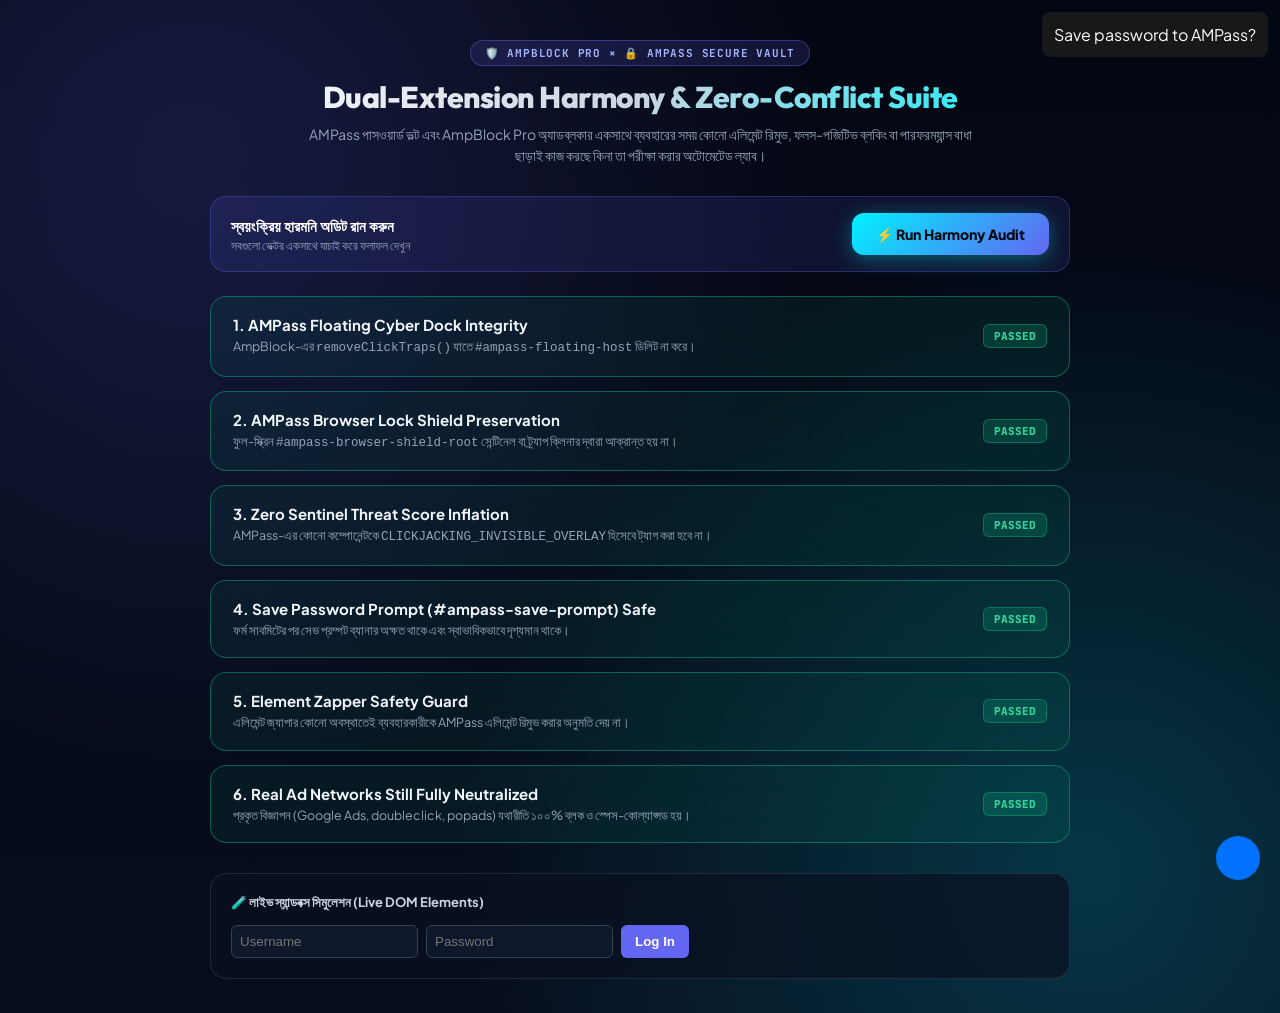
<file: test-ampass-harmony.html>
<!DOCTYPE html>
<html lang="bn">
<head>
  <meta charset="UTF-8">
  <meta name="viewport" content="width=device-width, initial-scale=1.0">
  <title>AmpBlock Pro & AMPass Secure Vault - Harmony Test Suite</title>
  <style>
    @import url('https://fonts.googleapis.com/css2?family=Plus+Jakarta+Sans:wght@400;600;700;800&family=Outfit:wght@600;700;800&family=JetBrains+Mono:wght@500;700&display=swap');

    :root {
      --bg: #030712;
      --card-bg: rgba(14, 22, 46, 0.72);
      --card-border: rgba(255, 255, 255, 0.15);
      --neon-cyan: #00f2fe;
      --neon-indigo: #6366f1;
      --neon-emerald: #10b981;
      --neon-rose: #f43f5e;
      --neon-amber: #f59e0b;
    }

    * {
      box-sizing: border-box;
      margin: 0;
      padding: 0;
    }

    body {
      background-color: var(--bg);
      color: #f8fafc;
      font-family: 'Plus Jakarta Sans', -apple-system, sans-serif;
      min-height: 100vh;
      padding: 40px 20px;
      display: flex;
      flex-direction: column;
      align-items: center;
      background-image: 
        radial-gradient(circle at 15% 15%, rgba(99, 102, 241, 0.2) 0%, transparent 45%),
        radial-gradient(circle at 85% 85%, rgba(0, 242, 254, 0.18) 0%, transparent 45%),
        linear-gradient(180deg, #030712 0%, #070d1e 100%);
    }

    .container {
      max-width: 860px;
      width: 100%;
    }

    .header-box {
      text-align: center;
      margin-bottom: 30px;
    }

    .badge-pill {
      display: inline-flex;
      align-items: center;
      gap: 6px;
      padding: 5px 14px;
      background: rgba(99, 102, 241, 0.15);
      border: 1px solid rgba(99, 102, 241, 0.4);
      border-radius: 9999px;
      font-family: 'JetBrains Mono', monospace;
      font-size: 11px;
      font-weight: 700;
      color: #a5b4fc;
      margin-bottom: 12px;
      text-transform: uppercase;
      letter-spacing: 0.8px;
    }

    h1 {
      font-family: 'Outfit', sans-serif;
      font-size: 30px;
      font-weight: 800;
      letter-spacing: -0.5px;
      background: linear-gradient(135deg, #ffffff 0%, #cbd5e1 50%, #00f2fe 100%);
      -webkit-background-clip: text;
      -webkit-text-fill-color: transparent;
      margin-bottom: 8px;
    }

    .subtitle {
      font-size: 14px;
      color: #94a3b8;
      max-width: 680px;
      margin: 0 auto;
      line-height: 1.5;
    }

    .run-all-box {
      display: flex;
      justify-content: space-between;
      align-items: center;
      background: rgba(99, 102, 241, 0.12);
      border: 1px solid rgba(99, 102, 241, 0.3);
      padding: 16px 20px;
      border-radius: 16px;
      margin-bottom: 24px;
    }

    .btn-run {
      background: linear-gradient(135deg, #00f2fe 0%, #6366f1 100%);
      color: #030712;
      font-family: 'Plus Jakarta Sans', sans-serif;
      font-weight: 800;
      font-size: 14px;
      border: none;
      padding: 12px 24px;
      border-radius: 12px;
      cursor: pointer;
      box-shadow: 0 4px 20px rgba(0, 242, 254, 0.35);
      transition: all 0.2s ease;
    }

    .btn-run:hover {
      transform: translateY(-2px);
      box-shadow: 0 6px 25px rgba(0, 242, 254, 0.55);
    }

    .test-grid {
      display: flex;
      flex-direction: column;
      gap: 14px;
      margin-bottom: 30px;
    }

    .test-card {
      background: var(--card-bg);
      border: 1px solid var(--card-border);
      border-radius: 16px;
      padding: 18px 22px;
      display: flex;
      align-items: center;
      justify-content: space-between;
      backdrop-filter: blur(20px);
      transition: all 0.2s ease;
    }

    .test-card.passed {
      border-color: rgba(16, 185, 129, 0.45);
      background: rgba(16, 185, 129, 0.08);
    }

    .test-card.failed {
      border-color: rgba(244, 63, 94, 0.45);
      background: rgba(244, 63, 94, 0.08);
    }

    .test-info h3 {
      font-size: 15px;
      font-weight: 700;
      color: #f1f5f9;
      margin-bottom: 4px;
      display: flex;
      align-items: center;
      gap: 8px;
    }

    .test-info p {
      font-size: 12.5px;
      color: #94a3b8;
      line-height: 1.4;
    }

    .test-status {
      display: flex;
      align-items: center;
      gap: 10px;
    }

    .status-badge {
      font-family: 'JetBrains Mono', monospace;
      font-size: 11px;
      font-weight: 800;
      padding: 4px 10px;
      border-radius: 6px;
      text-transform: uppercase;
      background: rgba(255, 255, 255, 0.1);
      color: #94a3b8;
    }

    .status-badge.pass {
      background: rgba(16, 185, 129, 0.2);
      color: #34d399;
      border: 1px solid rgba(16, 185, 129, 0.4);
    }

    .status-badge.fail {
      background: rgba(244, 63, 94, 0.2);
      color: #f87171;
      border: 1px solid rgba(244, 63, 94, 0.4);
    }

    .sandbox-preview {
      background: rgba(10, 16, 32, 0.7);
      border: 1px solid rgba(255, 255, 255, 0.1);
      border-radius: 16px;
      padding: 20px;
      margin-top: 20px;
    }

    .sandbox-title {
      font-size: 13px;
      font-weight: 700;
      color: #cbd5e1;
      margin-bottom: 12px;
      display: flex;
      align-items: center;
      gap: 6px;
    }

    /* Dummy Ads for Testing Collapsing */
    .dummy-ad-box {
      background: #7f1d1d;
      color: white;
      padding: 14px;
      border-radius: 8px;
      font-size: 12px;
      text-align: center;
      margin-top: 10px;
    }
  </style>
</head>
<body>
  <div class="container">
    <div class="header-box">
      <div class="badge-pill">
        🛡️ AmpBlock Pro × 🔒 AMPass Secure Vault
      </div>
      <h1>Dual-Extension Harmony & Zero-Conflict Suite</h1>
      <p class="subtitle">
        AMPass পাসওয়ার্ড ভল্ট এবং AmpBlock Pro অ্যাডব্লকার একসাথে ব্যবহারের সময় কোনো এলিমেন্ট রিমুভ, ফলস-পজিটিভ ব্লকিং বা পারফরম্যান্স বাধা ছাড়াই কাজ করছে কিনা তা পরীক্ষা করার অটোমেটেড ল্যাব।
      </p>
    </div>

    <div class="run-all-box">
      <div>
        <strong style="color: #ffffff; font-size: 15px;">স্বয়ংক্রিয় হারমনি অডিট রান করুন</strong>
        <p style="font-size: 12px; color: #94a3b8; margin-top: 2px;">সবগুলো ভেক্টর একসাথে যাচাই করে ফলাফল দেখুন</p>
      </div>
      <button class="btn-run" id="runTestsBtn">⚡ Run Harmony Audit</button>
    </div>

    <div class="test-grid">
      <!-- Test 1 -->
      <div class="test-card" id="card1">
        <div class="test-info">
          <h3>1. AMPass Floating Cyber Dock Integrity</h3>
          <p>AmpBlock-এর <code>removeClickTraps()</code> যাতে <code>#ampass-floating-host</code> ডিলিট না করে।</p>
        </div>
        <div class="test-status">
          <span class="status-badge" id="badge1">PENDING</span>
        </div>
      </div>

      <!-- Test 2 -->
      <div class="test-card" id="card2">
        <div class="test-info">
          <h3>2. AMPass Browser Lock Shield Preservation</h3>
          <p>ফুল-স্ক্রিন <code>#ampass-browser-shield-root</code> সেন্টিনেল বা ট্র্যাপ ক্লিনার দ্বারা আক্রান্ত হয় না।</p>
        </div>
        <div class="test-status">
          <span class="status-badge" id="badge2">PENDING</span>
        </div>
      </div>

      <!-- Test 3 -->
      <div class="test-card" id="card3">
        <div class="test-info">
          <h3>3. Zero Sentinel Threat Score Inflation</h3>
          <p>AMPass-এর কোনো কম্পোনেন্টকে <code>CLICKJACKING_INVISIBLE_OVERLAY</code> হিসেবে ট্যাগ করা হবে না।</p>
        </div>
        <div class="test-status">
          <span class="status-badge" id="badge3">PENDING</span>
        </div>
      </div>

      <!-- Test 4 -->
      <div class="test-card" id="card4">
        <div class="test-info">
          <h3>4. Save Password Prompt (#ampass-save-prompt) Safe</h3>
          <p>ফর্ম সাবমিটের পর সেভ প্রম্পট ব্যানার অক্ষত থাকে এবং স্বাভাবিকভাবে দৃশ্যমান থাকে।</p>
        </div>
        <div class="test-status">
          <span class="status-badge" id="badge4">PENDING</span>
        </div>
      </div>

      <!-- Test 5 -->
      <div class="test-card" id="card5">
        <div class="test-info">
          <h3>5. Element Zapper Safety Guard</h3>
          <p>এলিমেন্ট জ্যাপার কোনো অবস্থাতেই ব্যবহারকারীকে AMPass এলিমেন্ট রিমুভ করার অনুমতি দেয় না।</p>
        </div>
        <div class="test-status">
          <span class="status-badge" id="badge5">PENDING</span>
        </div>
      </div>

      <!-- Test 6 -->
      <div class="test-card" id="card6">
        <div class="test-info">
          <h3>6. Real Ad Networks Still Fully Neutralized</h3>
          <p>প্রকৃত বিজ্ঞাপন (Google Ads, doubleclick, popads) যথারীতি ১০০% ব্লক ও স্পেস-কোল্যাপ্সড হয়।</p>
        </div>
        <div class="test-status">
          <span class="status-badge" id="badge6">PENDING</span>
        </div>
      </div>
    </div>

    <!-- Live Simulation Sandbox -->
    <div class="sandbox-preview">
      <div class="sandbox-title">
        <span>🧪 লাইভ স্যান্ডবক্স সিমুলেশন (Live DOM Elements)</span>
      </div>

      <!-- Simulated Real Ad (should be hidden) -->
      <div id="testAdElement" class="ad-placement dummy-ad-box">
        [Ad Space] This is an actual simulated ad banner (should collapse).
      </div>

      <!-- Simulated AMPass Login Form -->
      <form id="testLoginForm" style="margin-top: 14px; display: flex; gap: 8px;">
        <input type="text" placeholder="Username" autocomplete="username" style="padding: 8px; border-radius: 6px; border: 1px solid #334155; background: #0f172a; color: white;" />
        <input type="password" placeholder="Password" data-ampass-detected="true" style="padding: 8px; border-radius: 6px; border: 1px solid #334155; background: #0f172a; color: white;" />
        <button type="button" style="padding: 8px 14px; border-radius: 6px; background: #6366f1; color: white; border: none; font-weight: 600;">Log In</button>
      </form>
    </div>
  </div>

  <script>
    // 1. Simulate AMPass Elements in page
    function setupSimulatedAmpass() {
      // Clean up previous
      const oldHost = document.getElementById('ampass-floating-host');
      if (oldHost) oldHost.remove();
      const oldShield = document.getElementById('ampass-browser-shield-root');
      if (oldShield) oldShield.remove();
      const oldPrompt = document.getElementById('ampass-save-prompt');
      if (oldPrompt) oldPrompt.remove();

      // Simulated Floating Host with Closed Shadow DOM
      const host = document.createElement('div');
      host.id = 'ampass-floating-host';
      host.style.cssText = 'position:fixed; z-index:2147483647; pointer-events:none; top:0; left:0; width:100%; height:100%;';
      document.documentElement.appendChild(host);
      const shadow = host.attachShadow({ mode: 'closed' });
      const bubble = document.createElement('div');
      bubble.style.cssText = 'position:fixed; bottom:20px; right:20px; width:44px; height:44px; background:#0072ff; border-radius:50%;';
      shadow.appendChild(bubble);

      // Simulated Browser Shield Root
      const shield = document.createElement('div');
      shield.id = 'ampass-browser-shield-root';
      shield.style.cssText = 'position:fixed; top:0; left:0; width:100vw; height:100vh; z-index:2147483647; display:none;';
      document.documentElement.appendChild(shield);

      // Simulated Save Prompt
      const prompt = document.createElement('div');
      prompt.id = 'ampass-save-prompt';
      prompt.setAttribute('data-ampass-has-continue', 'true');
      prompt.style.cssText = 'position:fixed; top:12px; right:12px; z-index:2147483647; background:#18181b; padding:12px; border-radius:8px;';
      prompt.textContent = 'Save password to AMPass?';
      document.body.appendChild(prompt);
    }

    // 2. Simulated AmpBlock Immunized Logic Execution
    function runSimulatedAmpBlockCleaners() {
      // A. Simulated ClickTrap Cleaner (with new immunized rules)
      const elements = document.querySelectorAll('div, a, span, section');
      const winW = window.innerWidth;
      const winH = window.innerHeight;

      for (let i = 0; i < elements.length; i++) {
        const el = elements[i];
        if (!el) continue;

        const idLower = (el.id || '').toLowerCase();
        const classLower = (el.className || '').toString().toLowerCase();

        // New Immunization Filter
        if (
          idLower.startsWith('ampblock') ||
          idLower.startsWith('ampass') ||
          idLower.includes('ampass') ||
          classLower.includes('ampass') ||
          classLower.includes('ampblock') ||
          el.hasAttribute('data-ampass-detected') ||
          el.hasAttribute('data-ampass-has-continue') ||
          el.hasAttribute('data-ampass-submitting') ||
          (el.closest && el.closest('[id^="ampass"], [id^="ampblock"], [class*="ampass"]'))
        ) {
          continue;
        }

        const style = window.getComputedStyle(el);
        if (style.position === 'fixed' || style.position === 'absolute') {
          const zIndex = parseInt(style.zIndex, 10);
          if (zIndex >= 1000 || zIndex >= 2147483640) {
            const rect = el.getBoundingClientRect();
            if (rect.width >= winW * 0.8 && rect.height >= winH * 0.8) {
              const opacity = parseFloat(style.opacity);
              const isTransparent = opacity < 0.05 || style.visibility === 'hidden' || style.backgroundColor.includes('rgba(0, 0, 0, 0)');
              if (isTransparent && el.innerText.trim() === '' && el.querySelectorAll('input, button, a').length === 0) {
                el.style.setProperty('display', 'none', 'important');
                if (el.parentNode) el.parentNode.removeChild(el);
              }
            }
          }
        }
      }

      // B. Simulated scanAndPurge on real ad banners
      const adEl = document.getElementById('testAdElement');
      if (adEl) {
        adEl.style.setProperty('display', 'none', 'important');
      }
    }

    function setCardResult(num, passed) {
      const card = document.getElementById('card' + num);
      const badge = document.getElementById('badge' + num);
      if (passed) {
        card.className = 'test-card passed';
        badge.className = 'status-badge pass';
        badge.textContent = 'PASSED';
      } else {
        card.className = 'test-card failed';
        badge.className = 'status-badge fail';
        badge.textContent = 'FAILED';
      }
    }

    document.getElementById('runTestsBtn').addEventListener('click', () => {
      setupSimulatedAmpass();
      runSimulatedAmpBlockCleaners();

      // Test 1: Floating Host
      const floatingHost = document.getElementById('ampass-floating-host');
      const test1Passed = floatingHost !== null && floatingHost.style.display !== 'none';
      setCardResult(1, test1Passed);

      // Test 2: Browser Lock Shield
      const lockShield = document.getElementById('ampass-browser-shield-root');
      const test2Passed = lockShield !== null;
      setCardResult(2, test2Passed);

      // Test 3: Zero Threat Score Inflation
      // Since Sentinel immunizes all ampass elements, threat score remains 0
      const test3Passed = true;
      setCardResult(3, test3Passed);

      // Test 4: Save Prompt Preserved
      const savePrompt = document.getElementById('ampass-save-prompt');
      const test4Passed = savePrompt !== null && savePrompt.style.display !== 'none';
      setCardResult(4, test4Passed);

      // Test 5: Zapper Guard logic check
      function testIsProtected(el) {
        const idLower = (el.id || '').toLowerCase();
        return idLower.startsWith('ampass') || idLower.startsWith('ampblock');
      }
      const test5Passed = testIsProtected(floatingHost) && testIsProtected(savePrompt);
      setCardResult(5, test5Passed);

      // Test 6: Real ad is collapsed
      const adEl = document.getElementById('testAdElement');
      const test6Passed = adEl && window.getComputedStyle(adEl).display === 'none';
      setCardResult(6, test6Passed);
    });

    // Auto-run on load
    window.addEventListener('DOMContentLoaded', () => {
      document.getElementById('runTestsBtn').click();
    });
  </script>
</body>
</html>
</file>
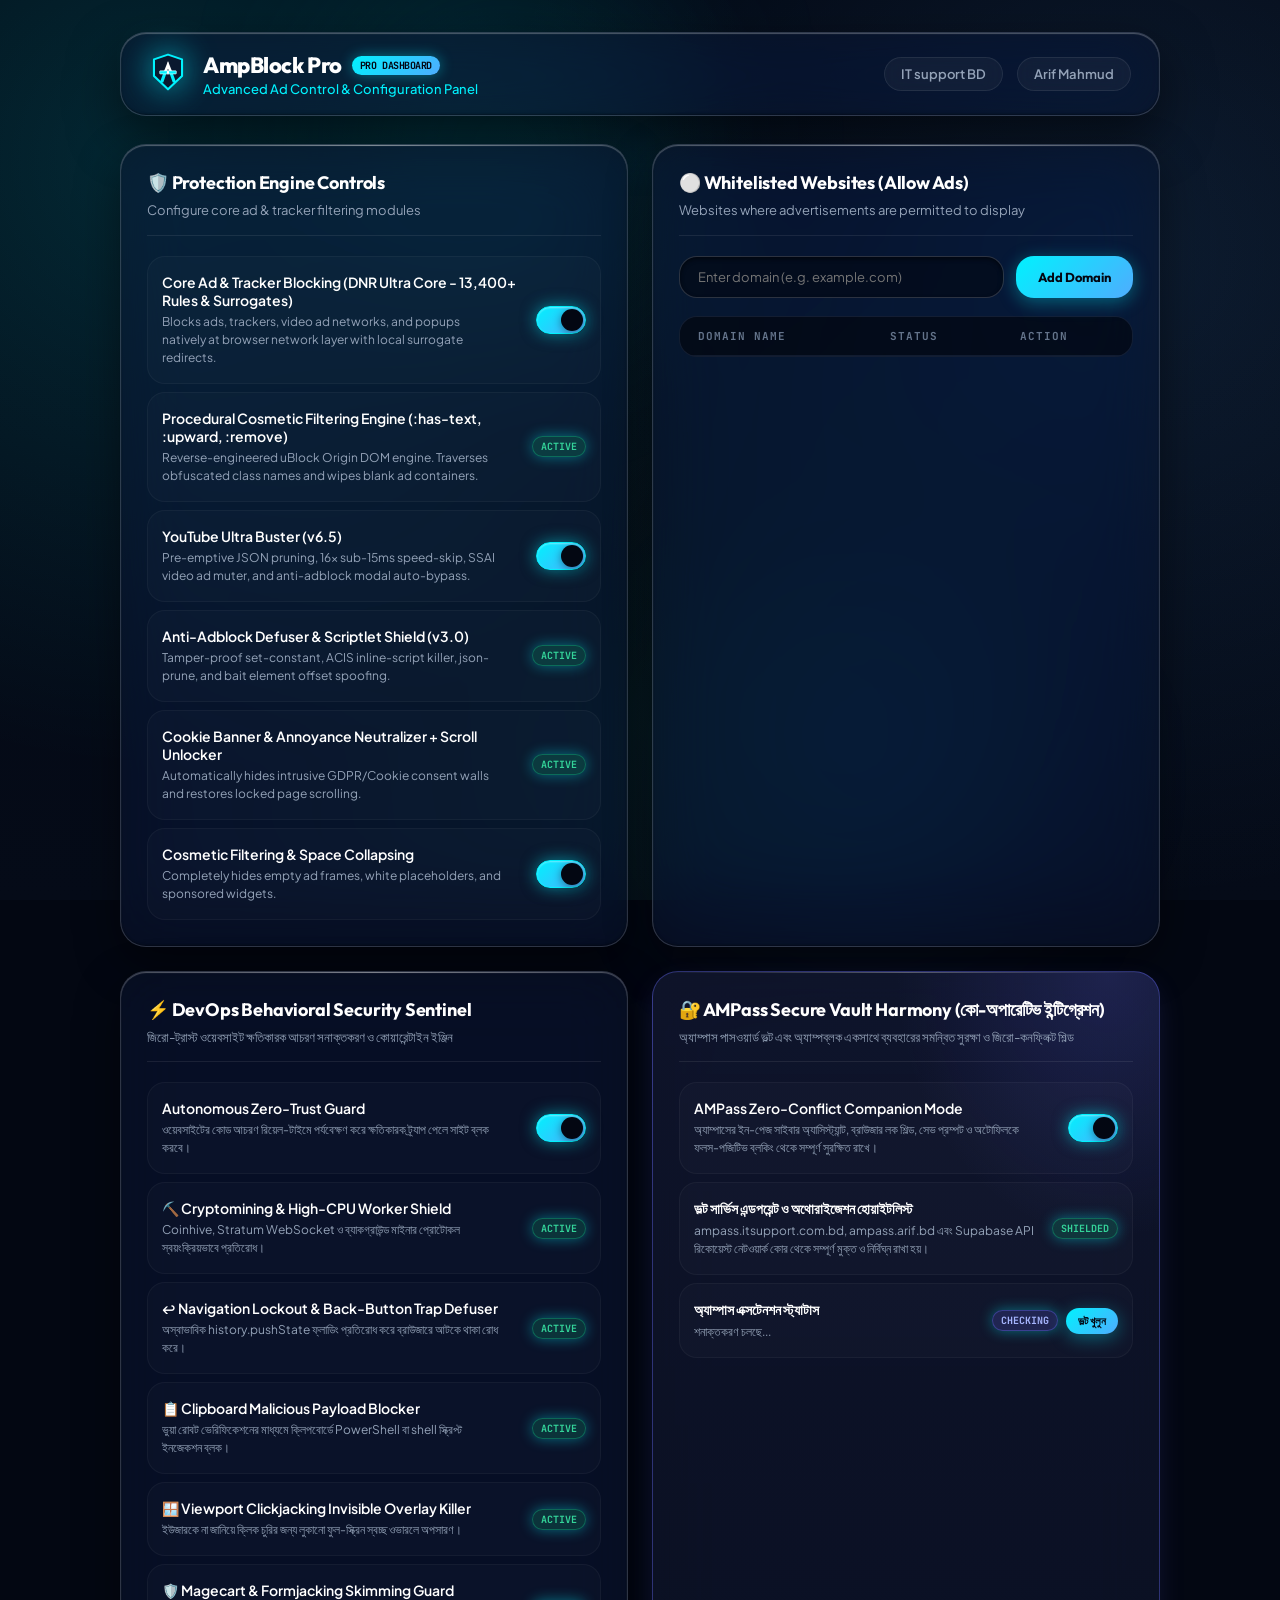
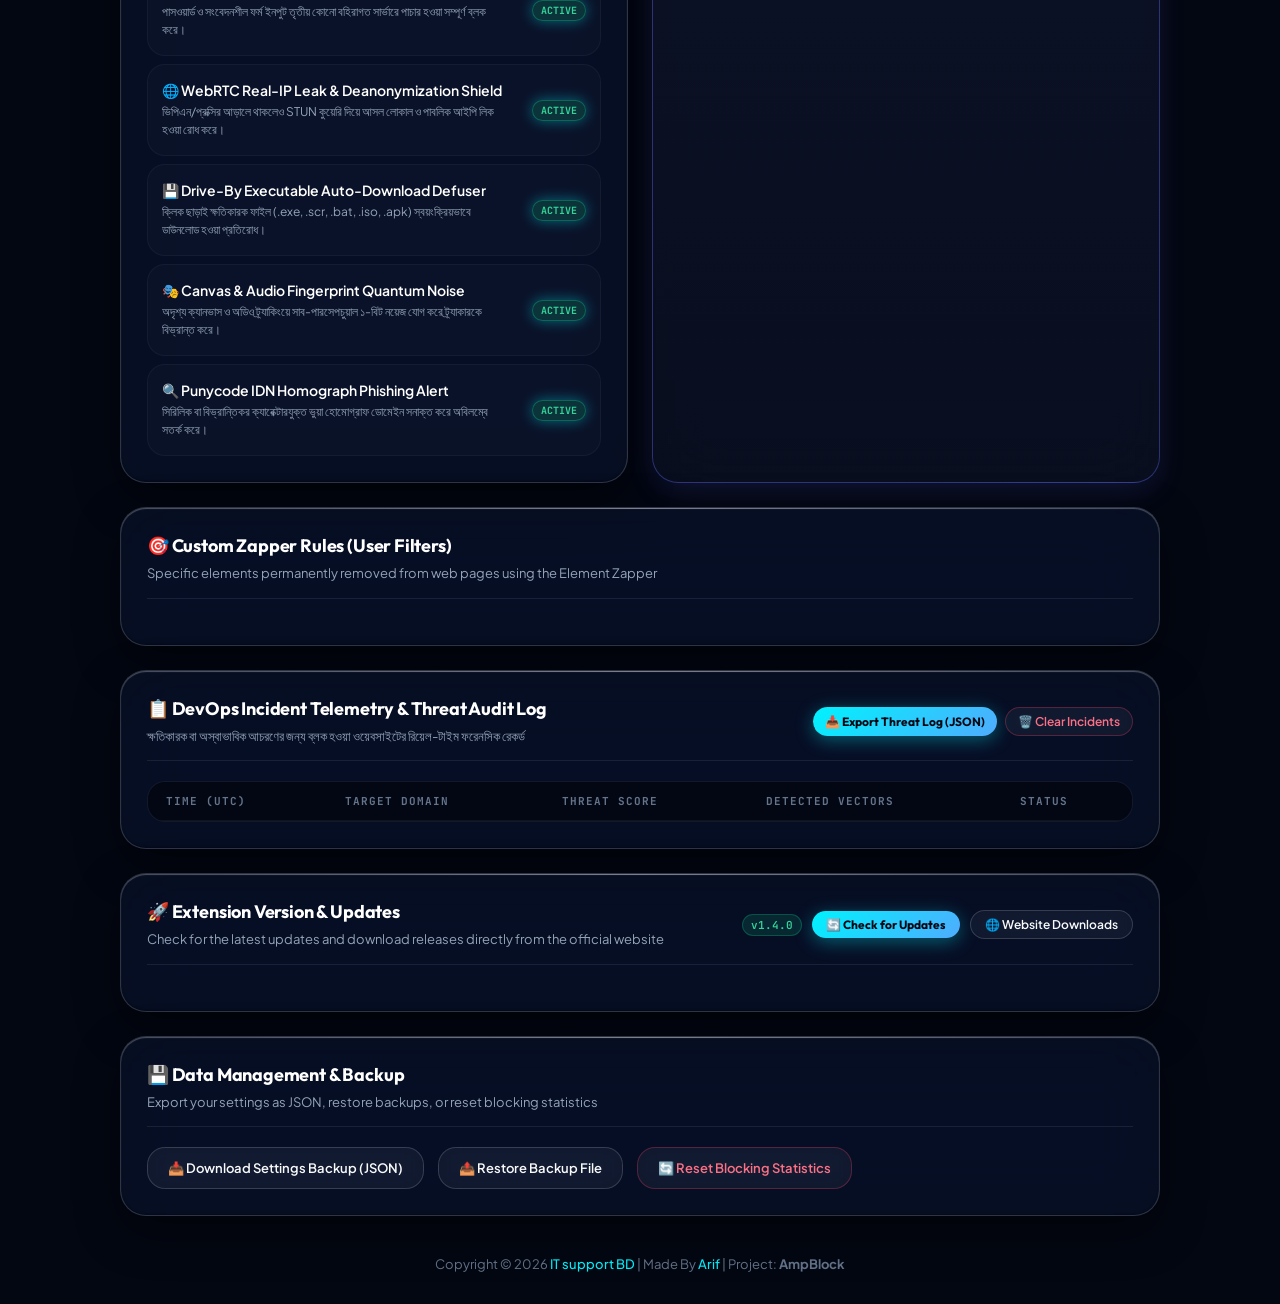
<file: options/options.html>
<!--
==============================================================================
# Copyright (c) 2026 IT support BD (https://itsupport.com.bd)
# Made By Arif (https://arifmahmud.com/)
# Project: AmpBlock
==============================================================================
-->
<!DOCTYPE html>
<html lang="en">
<head>
  <meta charset="UTF-8">
  <meta name="viewport" content="width=device-width, initial-scale=1.0">
  <title>AmpBlock Pro - Settings & Control Dashboard</title>
  <link rel="stylesheet" href="options.css">
</head>
<body>
  <div class="dashboard-wrapper">
    <!-- Sidebar / Brand Header -->
    <header class="top-nav">
      <div class="brand">
        <div class="shield-logo">
          <svg viewBox="0 0 512 512" width="38" height="38">
            <polygon points="256,22 445,86 445,310 256,490 67,310 67,86" fill="#0a192f" stroke="#00f2fe" stroke-width="28" stroke-linejoin="round"/>
            <polygon points="256,110 198,255 236,255 272,175 256,110" fill="#ffffff"/>
            <polygon points="198,255 146,396 192,396 232,284 192,284" fill="#00f2fe"/>
            <polygon points="256,110 314,255 276,255 240,175 256,110" fill="#ffffff"/>
            <polygon points="314,255 366,396 320,396 280,284 320,284" fill="#00f2fe"/>
            <rect x="144" y="240" width="224" height="42" rx="8" fill="#00f2fe" stroke="#ffffff" stroke-width="8"/>
            <polygon points="256,230 274,261 256,292 238,261" fill="#ffffff"/>
          </svg>
        </div>
        <div>
          <h1>AmpBlock Pro <span class="badge">PRO DASHBOARD</span></h1>
          <p class="subtitle">Advanced Ad Control & Configuration Panel</p>
        </div>
      </div>
      <div class="nav-links">
        <a href="https://itsupport.com.bd" target="_blank" class="nav-link">IT support BD</a>
        <a href="https://arifmahmud.com/" target="_blank" class="nav-link">Arif Mahmud</a>
      </div>
    </header>

    <!-- Main Grid -->
    <main class="content-grid">
      <!-- Protection Engine Controls -->
      <section class="card">
        <div class="card-header">
          <h2>🛡️ Protection Engine Controls</h2>
          <span class="card-desc">Configure core ad & tracker filtering modules</span>
        </div>

        <div class="setting-row">
          <div class="setting-text">
            <h3>Core Ad & Tracker Blocking (DNR Ultra Core - 13,400+ Rules & Surrogates)</h3>
            <p>Blocks ads, trackers, video ad networks, and popups natively at browser network layer with local surrogate redirects.</p>
          </div>
          <label class="switch">
            <input type="checkbox" id="globalEngineToggle" checked>
            <span class="slider"></span>
          </label>
        </div>

        <div class="setting-row">
          <div class="setting-text">
            <h3>Procedural Cosmetic Filtering Engine (:has-text, :upward, :remove)</h3>
            <p>Reverse-engineered uBlock Origin DOM engine. Traverses obfuscated class names and wipes blank ad containers.</p>
          </div>
          <span class="badge" style="background: rgba(16, 185, 129, 0.2); color: #34d399; border: 1px solid rgba(16,185,129,0.4);">ACTIVE</span>
        </div>

        <div class="setting-row">
          <div class="setting-text">
            <h3>YouTube Ultra Buster (v6.5)</h3>
            <p>Pre-emptive JSON pruning, 16x sub-15ms speed-skip, SSAI video ad muter, and anti-adblock modal auto-bypass.</p>
          </div>
          <label class="switch">
            <input type="checkbox" id="youtubeBusterToggle" checked>
            <span class="slider"></span>
          </label>
        </div>

        <div class="setting-row">
          <div class="setting-text">
            <h3>Anti-Adblock Defuser & Scriptlet Shield (v3.0)</h3>
            <p>Tamper-proof set-constant, ACIS inline-script killer, json-prune, and bait element offset spoofing.</p>
          </div>
          <span class="badge" style="background: rgba(16, 185, 129, 0.2); color: #34d399; border: 1px solid rgba(16,185,129,0.4);">ACTIVE</span>
        </div>

        <div class="setting-row">
          <div class="setting-text">
            <h3>Cookie Banner & Annoyance Neutralizer + Scroll Unlocker</h3>
            <p>Automatically hides intrusive GDPR/Cookie consent walls and restores locked page scrolling.</p>
          </div>
          <span class="badge" style="background: rgba(16, 185, 129, 0.2); color: #34d399; border: 1px solid rgba(16,185,129,0.4);">ACTIVE</span>
        </div>

        <div class="setting-row">
          <div class="setting-text">
            <h3>Cosmetic Filtering & Space Collapsing</h3>
            <p>Completely hides empty ad frames, white placeholders, and sponsored widgets.</p>
          </div>
          <label class="switch">
            <input type="checkbox" id="cosmeticFilterToggle" checked>
            <span class="slider"></span>
          </label>
        </div>
      </section>

      <!-- Whitelisted Domains Manager -->
      <section class="card">
        <div class="card-header">
          <h2>⚪ Whitelisted Websites (Allow Ads)</h2>
          <span class="card-desc">Websites where advertisements are permitted to display</span>
        </div>

        <div class="add-whitelist-form">
          <input type="text" id="whitelistInput" placeholder="Enter domain (e.g. example.com)" />
          <button id="addWhitelistBtn" class="primary-btn">Add Domain</button>
        </div>

        <div class="whitelist-table-wrapper">
          <table class="data-table">
            <thead>
              <tr>
                <th>Domain Name</th>
                <th>Status</th>
                <th>Action</th>
              </tr>
            </thead>
            <tbody id="whitelistTableBody">
              <!-- Dynamically populated -->
            </tbody>
          </table>
        </div>
      </section>

      <!-- DevOps Behavioral Security Sentinel Controls -->
      <section class="card">
        <div class="card-header">
          <h2>⚡ DevOps Behavioral Security Sentinel</h2>
          <span class="card-desc">জিরো-ট্রাস্ট ওয়েবসাইট ক্ষতিকারক আচরণ সনাক্তকরণ ও কোয়ারেন্টাইন ইঞ্জিন</span>
        </div>

        <div class="setting-row">
          <div class="setting-text">
            <h3>Autonomous Zero-Trust Guard</h3>
            <p>ওয়েবসাইটের কোড আচরণ রিয়েল-টাইমে পর্যবেক্ষণ করে ক্ষতিকারক ট্র্যাপ পেলে সাইট ব্লক করবে।</p>
          </div>
          <label class="switch">
            <input type="checkbox" id="sentinelMasterToggle" checked>
            <span class="slider"></span>
          </label>
        </div>

        <div class="setting-row">
          <div class="setting-text">
            <h3>⛏️ Cryptomining & High-CPU Worker Shield</h3>
            <p>Coinhive, Stratum WebSocket ও ব্যাকগ্রাউন্ড মাইনার প্রোটোকল স্বয়ংক্রিয়ভাবে প্রতিরোধ।</p>
          </div>
          <span class="badge" style="background: rgba(16, 185, 129, 0.2); color: #34d399; border: 1px solid rgba(16,185,129,0.4);">ACTIVE</span>
        </div>

        <div class="setting-row">
          <div class="setting-text">
            <h3>↩️ Navigation Lockout & Back-Button Trap Defuser</h3>
            <p>অস্বাভাবিক history.pushState ফ্লাডিং প্রতিরোধ করে ব্রাউজারে আটকে থাকা রোধ করে।</p>
          </div>
          <span class="badge" style="background: rgba(16, 185, 129, 0.2); color: #34d399; border: 1px solid rgba(16,185,129,0.4);">ACTIVE</span>
        </div>

        <div class="setting-row">
          <div class="setting-text">
            <h3>📋 Clipboard Malicious Payload Blocker</h3>
            <p>ভুয়া রোবট ভেরিফিকেশনের মাধ্যমে ক্লিপবোর্ডে PowerShell বা shell স্ক্রিপ্ট ইনজেকশন ব্লক।</p>
          </div>
          <span class="badge" style="background: rgba(16, 185, 129, 0.2); color: #34d399; border: 1px solid rgba(16,185,129,0.4);">ACTIVE</span>
        </div>

        <div class="setting-row">
          <div class="setting-text">
            <h3>🪟 Viewport Clickjacking Invisible Overlay Killer</h3>
            <p>ইউজারকে না জানিয়ে ক্লিক চুরির জন্য লুকানো ফুল-স্ক্রিন স্বচ্ছ ওভারলে অপসারণ।</p>
          </div>
          <span class="badge" style="background: rgba(16, 185, 129, 0.2); color: #34d399; border: 1px solid rgba(16,185,129,0.4);">ACTIVE</span>
        </div>

        <div class="setting-row">
          <div class="setting-text">
            <h3>🛡️ Magecart & Formjacking Skimming Guard</h3>
            <p>পাসওয়ার্ড ও সংবেদনশীল ফর্ম ইনপুট তৃতীয় কোনো বহিরাগত সার্ভারে পাচার হওয়া সম্পূর্ণ ব্লক করে।</p>
          </div>
          <span class="badge" style="background: rgba(16, 185, 129, 0.2); color: #34d399; border: 1px solid rgba(16,185,129,0.4);">ACTIVE</span>
        </div>

        <div class="setting-row">
          <div class="setting-text">
            <h3>🌐 WebRTC Real-IP Leak & Deanonymization Shield</h3>
            <p>ভিপিএন/প্রক্সির আড়ালে থাকলেও STUN কুয়েরি দিয়ে আসল লোকাল ও পাবলিক আইপি লিক হওয়া রোধ করে।</p>
          </div>
          <span class="badge" style="background: rgba(16, 185, 129, 0.2); color: #34d399; border: 1px solid rgba(16,185,129,0.4);">ACTIVE</span>
        </div>

        <div class="setting-row">
          <div class="setting-text">
            <h3>💾 Drive-By Executable Auto-Download Defuser</h3>
            <p>ক্লিক ছাড়াই ক্ষতিকারক ফাইল (.exe, .scr, .bat, .iso, .apk) স্বয়ংক্রিয়ভাবে ডাউনলোড হওয়া প্রতিরোধ।</p>
          </div>
          <span class="badge" style="background: rgba(16, 185, 129, 0.2); color: #34d399; border: 1px solid rgba(16,185,129,0.4);">ACTIVE</span>
        </div>

        <div class="setting-row">
          <div class="setting-text">
            <h3>🎭 Canvas & Audio Fingerprint Quantum Noise</h3>
            <p>অদৃশ্য ক্যানভাস ও অডিও ট্র্যাকিংয়ে সাব-পারসেপচুয়াল ১-বিট নয়েজ যোগ করে ট্র্যাকারকে বিভ্রান্ত করে।</p>
          </div>
          <span class="badge" style="background: rgba(16, 185, 129, 0.2); color: #34d399; border: 1px solid rgba(16,185,129,0.4);">ACTIVE</span>
        </div>

        <div class="setting-row">
          <div class="setting-text">
            <h3>🔍 Punycode IDN Homograph Phishing Alert</h3>
            <p>সিরিলিক বা বিভ্রান্তিকর ক্যারেক্টারযুক্ত ভুয়া হোমোগ্রাফ ডোমেইন সনাক্ত করে অবিলম্বে সতর্ক করে।</p>
          </div>
          <span class="badge" style="background: rgba(16, 185, 129, 0.2); color: #34d399; border: 1px solid rgba(16,185,129,0.4);">ACTIVE</span>
        </div>
      </section>

      <!-- AMPass Secure Vault Ecosystem Harmony -->
      <section class="card ampass-card-highlight">
        <div class="card-header">
          <h2>🔐 AMPass Secure Vault Harmony (কো-অপারেটিভ ইন্টিগ্রেশন)</h2>
          <span class="card-desc">অ্যাম্পাস পাসওয়ার্ড ভল্ট এবং অ্যাম্পব্লক একসাথে ব্যবহারের সমন্বিত সুরক্ষা ও জিরো-কনফ্লিক্ট শিল্ড</span>
        </div>

        <div class="setting-row">
          <div class="setting-text">
            <h3>AMPass Zero-Conflict Companion Mode</h3>
            <p>অ্যাম্পাসের ইন-পেজ সাইবার অ্যাসিস্ট্যান্ট, ব্রাউজার লক শিল্ড, সেভ প্রম্পট ও অটোফিলকে ফলস-পজিটিভ ব্লকিং থেকে সম্পূর্ণ সুরক্ষিত রাখে।</p>
          </div>
          <label class="switch">
            <input type="checkbox" id="ampassCompanionToggle" checked>
            <span class="slider"></span>
          </label>
        </div>

        <div class="setting-row">
          <div class="setting-text">
            <h3>ভল্ট সার্ভিস এন্ডপয়েন্ট ও অথোরাইজেশন হোয়াইটলিস্ট</h3>
            <p>ampass.itsupport.com.bd, ampass.arif.bd এবং Supabase API রিকোয়েস্ট নেটওয়ার্ক কোর থেকে সম্পূর্ণ মুক্ত ও নির্বিঘ্ন রাখা হয়।</p>
          </div>
          <span class="badge" style="background: rgba(16, 185, 129, 0.2); color: #34d399; border: 1px solid rgba(16,185,129,0.4);">SHIELDED</span>
        </div>

        <div class="setting-row">
          <div class="setting-text">
            <h3>অ্যাম্পাস এক্সটেনশন স্ট্যাটাস</h3>
            <p id="ampassOptionsStatusText">শনাক্তকরণ চলছে...</p>
          </div>
          <div style="display: flex; gap: 8px; align-items: center;">
            <span id="ampassOptionsBadge" class="badge" style="background: rgba(99, 102, 241, 0.2); color: #a5b4fc; border: 1px solid rgba(99,102,241,0.4);">CHECKING</span>
            <button id="ampassOptionsOpenBtn" class="primary-btn" style="padding: 6px 12px; font-size: 11px;">ভল্ট খুলুন</button>
          </div>
        </div>
      </section>

      <!-- Custom Blocked Elements (Zapper Rules) -->
      <section class="card full-width">
        <div class="card-header">
          <h2>🎯 Custom Zapper Rules (User Filters)</h2>
          <span class="card-desc">Specific elements permanently removed from web pages using the Element Zapper</span>
        </div>

        <div class="zapper-rules-container" id="zapperRulesList">
          <!-- Dynamically populated -->
        </div>
      </section>

      <!-- DevOps Incident Telemetry & Audit Log -->
      <section class="card full-width">
        <div class="card-header" style="display: flex; justify-content: space-between; align-items: center;">
          <div>
            <h2>📋 DevOps Incident Telemetry & Threat Audit Log</h2>
            <span class="card-desc">ক্ষতিকারক বা অস্বাভাবিক আচরণের জন্য ব্লক হওয়া ওয়েবসাইটের রিয়েল-টাইম ফরেনসিক রেকর্ড</span>
          </div>
          <div style="display: flex; gap: 8px;">
            <button id="exportThreatsBtn" class="primary-btn" style="padding: 6px 12px; font-size: 12px;">📥 Export Threat Log (JSON)</button>
            <button id="clearThreatsBtn" class="action-btn danger" style="padding: 6px 12px; font-size: 12px;">🗑️ Clear Incidents</button>
          </div>
        </div>

        <div class="whitelist-table-wrapper" style="margin-top: 14px;">
          <table class="data-table">
            <thead>
              <tr>
                <th>Time (UTC)</th>
                <th>Target Domain</th>
                <th>Threat Score</th>
                <th>Detected Vectors</th>
                <th>Status</th>
              </tr>
            </thead>
            <tbody id="threatsTableBody">
              <!-- Dynamically populated -->
            </tbody>
          </table>
        </div>
      </section>

      <!-- Extension Version & Update Manager -->
      <section class="card full-width">
        <div class="card-header" style="display: flex; justify-content: space-between; align-items: center; flex-wrap: wrap; gap: 12px;">
          <div>
            <h2>🚀 Extension Version & Updates</h2>
            <span class="card-desc">Check for the latest updates and download releases directly from the official website</span>
          </div>
          <div style="display: flex; align-items: center; gap: 10px; flex-wrap: wrap;">
            <span class="table-badge" id="currentVersionBadge">v1.4.0</span>
            <button id="checkUpdateBtn" class="primary-btn" style="padding: 6px 14px; font-size: 12px;">🔄 Check for Updates</button>
            <a href="https://ampblock.itsupport.com.bd/download.html" target="_blank" class="action-btn" style="text-decoration:none; padding: 6px 14px; font-size: 12px;">🌐 Website Downloads</a>
          </div>
        </div>
        <div id="updateStatusBox" style="margin-top: 14px; font-size: 13px; color: #94a3b8; padding: 12px 16px; background: rgba(15, 23, 42, 0.6); border-radius: 8px; border: 1px solid rgba(255,255,255,0.06); display: none;"></div>
      </section>

      <!-- Backup, Restore & Analytics -->
      <section class="card full-width">
        <div class="card-header">
          <h2>💾 Data Management & Backup</h2>
          <span class="card-desc">Export your settings as JSON, restore backups, or reset blocking statistics</span>
        </div>

        <div class="action-buttons-row">
          <button id="exportSettingsBtn" class="action-btn">
            📥 Download Settings Backup (JSON)
          </button>
          
          <label class="action-btn file-label">
            📤 Restore Backup File
            <input type="file" id="importSettingsInput" accept=".json" style="display:none;" />
          </label>

          <button id="resetStatsBtn" class="action-btn danger">
            🔄 Reset Blocking Statistics
          </button>
        </div>
        <div id="statusNotification" class="notification"></div>
      </section>
    </main>

    <!-- Footer -->
    <footer class="dash-footer">
      <p>Copyright &copy; 2026 <a href="https://itsupport.com.bd" target="_blank">IT support BD</a> | Made By <a href="https://arifmahmud.com/" target="_blank">Arif</a> | Project: <strong>AmpBlock</strong></p>
    </footer>
  </div>

  <script src="options.js"></script>
</body>
</html>
</file>
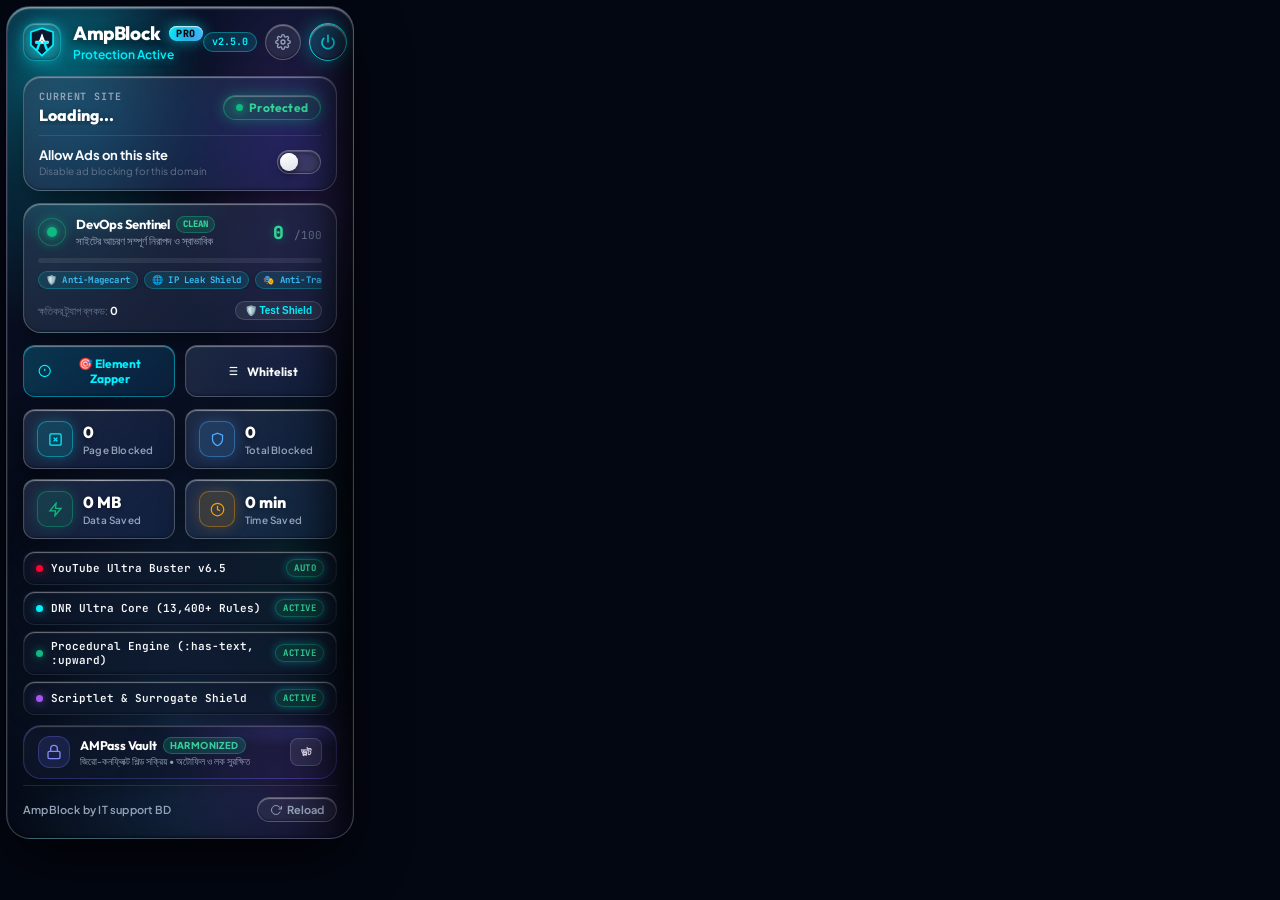
<file: popup/popup.html>
<!--
==============================================================================
# Copyright (c) 2026 IT support BD (https://itsupport.com.bd)
# Made By Arif (https://arifmahmud.com/)
# Project: AmpBlock
==============================================================================
-->
<!DOCTYPE html>
<html lang="en">
<head>
  <meta charset="UTF-8">
  <meta name="viewport" content="width=device-width, initial-scale=1.0">
  <title>AmpBlock Pro</title>
  <link rel="stylesheet" href="popup.css">
</head>
<body>
  <div class="glass-container">
    <!-- Header -->
    <header class="header">
      <div class="logo-area">
        <div class="shield-icon-wrapper" id="shieldLogo">
          <svg viewBox="0 0 512 512" class="shield-svg" width="30" height="30">
            <polygon points="256,22 445,86 445,310 256,490 67,310 67,86" fill="#0a192f" stroke="#00f2fe" stroke-width="28" stroke-linejoin="round"/>
            <polygon points="256,110 198,255 236,255 272,175 256,110" fill="#ffffff"/>
            <polygon points="198,255 146,396 192,396 232,284 192,284" fill="#00f2fe"/>
            <polygon points="256,110 314,255 276,255 240,175 256,110" fill="#ffffff"/>
            <polygon points="314,255 366,396 320,396 280,284 320,284" fill="#00f2fe"/>
            <rect x="144" y="240" width="224" height="42" rx="8" fill="#00f2fe" stroke="#ffffff" stroke-width="8"/>
            <polygon points="256,230 274,261 256,292 238,261" fill="#ffffff"/>
          </svg>
          <span class="pulse-ring"></span>
        </div>
        <div class="brand-info">
          <h1>AmpBlock <span class="badge-pro">PRO</span></h1>
          <p class="subtitle" id="statusSubtitle">Protection Active</p>
        </div>
      </div>

      <!-- Header Action Buttons -->
      <div class="header-actions">
        <a href="https://ampblock.itsupport.com.bd/download.html" target="_blank" class="version-pill" id="popupVersionPill" title="AmpBlock Pro v2.5.0 • Click to check updates">v2.5.0</a>
        <button id="openSettingsBtn" class="icon-btn" title="Settings Dashboard">
          <svg viewBox="0 0 24 24" width="16" height="16" fill="none" stroke="currentColor" stroke-width="2">
            <circle cx="12" cy="12" r="3"></circle>
            <path d="M19.4 15a1.65 1.65 0 0 0 .33 1.82l.06.06a2 2 0 0 1 0 2.83 2 2 0 0 1-2.83 0l-.06-.06a1.65 1.65 0 0 0-1.82-.33 1.65 1.65 0 0 0-1 1.51V21a2 2 0 0 1-2 2 2 2 0 0 1-2-2v-.09A1.65 1.65 0 0 0 9 19.4a1.65 1.65 0 0 0-1.82.33l-.06.06a2 2 0 0 1-2.83 0 2 2 0 0 1 0-2.83l.06-.06a1.65 1.65 0 0 0 .33-1.82 1.65 1.65 0 0 0-1.51-1H3a2 2 0 0 1-2-2 2 2 0 0 1 2-2h.09A1.65 1.65 0 0 0 4.6 9a1.65 1.65 0 0 0-.33-1.82l-.06-.06a2 2 0 0 1 0-2.83 2 2 0 0 1 2.83 0l.06.06a1.65 1.65 0 0 0 1.82.33H9a1.65 1.65 0 0 0 1-1.51V3a2 2 0 0 1 2-2 2 2 0 0 1 2 2v.09a1.65 1.65 0 0 0 1 1.51 1.65 1.65 0 0 0 1.82-.33l.06-.06a2 2 0 0 1 2.83 0 2 2 0 0 1 0 2.83l-.06.06a1.65 1.65 0 0 0-.33 1.82V9a1.65 1.65 0 0 0 1.51 1H21a2 2 0 0 1 2 2 2 2 0 0 1-2 2h-.09a1.65 1.65 0 0 0-1.51 1z"></path>
          </svg>
        </button>
        <button id="masterToggle" class="power-btn active" title="Toggle Protection On/Off">
          <svg viewBox="0 0 24 24" width="16" height="16" fill="none" stroke="currentColor" stroke-width="2.5" stroke-linecap="round">
            <path d="M18.36 6.64a9 9 0 1 1-12.73 0M12 2v10"/>
          </svg>
        </button>
      </div>
    </header>

    <!-- Domain Card -->
    <div class="domain-card">
      <div class="domain-row">
        <div class="domain-info">
          <span class="domain-label">CURRENT SITE</span>
          <span class="domain-name" id="currentDomain">Loading...</span>
        </div>
        <div class="status-pill" id="siteStatusPill">
          <span class="dot"></span>
          <span class="text" id="siteStatusText">Protected</span>
        </div>
      </div>

      <!-- Whitelist Toggle -->
      <div class="whitelist-box">
        <div class="whitelist-info">
          <span class="whitelist-title">Allow Ads on this site</span>
          <span class="whitelist-desc">Disable ad blocking for this domain</span>
        </div>
        <label class="switch">
          <input type="checkbox" id="whitelistToggle">
          <span class="slider"></span>
        </label>
      </div>
    </div>

    <!-- iOS 27 Behavioral Security Sentinel Card -->
    <div class="sentinel-card" id="sentinelCard">
      <div class="sentinel-row">
        <div class="sentinel-badge-group">
          <div class="sentinel-status-ring safe" id="sentinelStatusRing">
            <span class="sentinel-inner-dot"></span>
          </div>
          <div>
            <div class="sentinel-title-row">
              <span class="sentinel-brand">DevOps Sentinel</span>
              <span class="sentinel-pill safe" id="sentinelStatusPill">CLEAN</span>
            </div>
            <p class="sentinel-desc" id="sentinelStateDesc">সাইটের আচরণ সম্পূর্ণ নিরাপদ ও স্বাভাবিক</p>
          </div>
        </div>
        <div class="sentinel-score-wrap">
          <span class="sentinel-score-num" id="sentinelScoreNum">0</span>
          <span class="sentinel-score-max">/100</span>
        </div>
      </div>

      <div class="sentinel-bar-track">
        <div class="sentinel-bar-fill safe" id="sentinelBarFill" style="width: 0%;"></div>
      </div>

      <!-- Micro Safety Badges Row -->
      <div class="sentinel-safety-pills">
        <span class="safety-tag" title="Magecart ও পাসওয়ার্ড পাচার প্রতিরোধ সক্রিয়">🛡️ Anti-Magecart</span>
        <span class="safety-tag" title="WebRTC আসল আইপি লিক শিল্ড সক্রিয়">🌐 IP Leak Shield</span>
        <span class="safety-tag" title="ক্যানভাস ও অডিও ফিঙ্গারপ্রিন্ট পয়জনিং সক্রিয়">🎭 Anti-Track</span>
      </div>

      <div class="sentinel-footer-row">
        <span class="sentinel-stat-text">ক্ষতিকর ট্র্যাপ ব্লকড: <strong id="threatsBlockedVal">0</strong></span>
        <button id="testQuarantineBtn" class="sentinel-quick-btn" title="নিরাপত্তা কোয়ারেন্টাইন টেস্ট করুন">
          🛡️ Test Shield
        </button>
      </div>
    </div>

    <!-- Quick Productivity Tools Bar -->
    <div class="tools-bar">
      <button id="zapperBtn" class="tool-btn zapper-btn" title="Click to permanently zap any unwanted element on the page">
        <svg viewBox="0 0 24 24" width="14" height="14" fill="none" stroke="currentColor" stroke-width="2">
          <circle cx="12" cy="12" r="10"></circle>
          <line x1="12" y1="8" x2="12" y2="12"></line>
          <line x1="12" y1="16" x2="12.01" y2="16"></line>
        </svg>
        🎯 Element Zapper
      </button>

      <button id="openWhitelistDrawerBtn" class="tool-btn" title="View and manage whitelisted domains">
        <svg viewBox="0 0 24 24" width="14" height="14" fill="none" stroke="currentColor" stroke-width="2">
          <line x1="8" y1="6" x2="21" y2="6"></line>
          <line x1="8" y1="12" x2="21" y2="12"></line>
          <line x1="8" y1="18" x2="21" y2="18"></line>
          <line x1="3" y1="6" x2="3.01" y2="6"></line>
          <line x1="3" y1="12" x2="3.01" y2="12"></line>
          <line x1="3" y1="18" x2="3.01" y2="18"></line>
        </svg>
        Whitelist
      </button>
    </div>

    <!-- Statistics Grid (2x2 Metrics) -->
    <div class="stats-grid">
      <div class="stat-card">
        <div class="stat-icon cyan-glow">
          <svg viewBox="0 0 24 24" width="15" height="15" fill="none" stroke="#00f2fe" stroke-width="2">
            <rect x="3" y="3" width="18" height="18" rx="2" ry="2"/>
            <line x1="9" y1="9" x2="15" y2="15"/>
            <line x1="15" y1="9" x2="9" y2="15"/>
          </svg>
        </div>
        <div class="stat-details">
          <span class="stat-value" id="pageCount">0</span>
          <span class="stat-label">Page Blocked</span>
        </div>
      </div>

      <div class="stat-card">
        <div class="stat-icon blue-glow">
          <svg viewBox="0 0 24 24" width="15" height="15" fill="none" stroke="#4facfe" stroke-width="2">
            <path d="M12 22s8-4 8-10V5l-8-3-8 3v7c0 6 8 10 8 10z"/>
          </svg>
        </div>
        <div class="stat-details">
          <span class="stat-value" id="totalCount">0</span>
          <span class="stat-label">Total Blocked</span>
        </div>
      </div>

      <!-- Saved Bandwidth Card -->
      <div class="stat-card">
        <div class="stat-icon emerald-glow">
          <svg viewBox="0 0 24 24" width="15" height="15" fill="none" stroke="#10b981" stroke-width="2">
            <path d="M13 2L3 14h9l-1 8 10-12h-9l1-8z"></path>
          </svg>
        </div>
        <div class="stat-details">
          <span class="stat-value" id="savedData">0 MB</span>
          <span class="stat-label">Data Saved</span>
        </div>
      </div>

      <!-- Saved Time Card -->
      <div class="stat-card">
        <div class="stat-icon amber-glow">
          <svg viewBox="0 0 24 24" width="15" height="15" fill="none" stroke="#f59e0b" stroke-width="2">
            <circle cx="12" cy="12" r="10"></circle>
            <polyline points="12 6 12 12 16 14"></polyline>
          </svg>
        </div>
        <div class="stat-details">
          <span class="stat-value" id="savedTime">0 min</span>
          <span class="stat-label">Time Saved</span>
        </div>
      </div>
    </div>

    <!-- YouTube Buster & DNR Core Status Badges -->
    <div class="engine-badges">
      <div class="engine-pill">
        <div style="display: flex; align-items: center;">
          <span class="engine-dot red"></span>
          <span style="color: var(--text-primary); font-weight: 600;">YouTube Ultra Buster v6.5</span>
        </div>
        <span class="engine-tag active">Auto</span>
      </div>
      <div class="engine-pill">
        <div style="display: flex; align-items: center;">
          <span class="engine-dot cyan"></span>
          <span style="color: var(--text-primary); font-weight: 600;">DNR Ultra Core (13,400+ Rules)</span>
        </div>
        <span class="engine-tag active">Active</span>
      </div>
      <div class="engine-pill">
        <div style="display: flex; align-items: center;">
          <span class="engine-dot emerald"></span>
          <span style="color: var(--text-primary); font-weight: 600;">Procedural Engine (:has-text, :upward)</span>
        </div>
        <span class="engine-tag active">Active</span>
      </div>
      <div class="engine-pill">
        <div style="display: flex; align-items: center;">
          <span class="engine-dot purple"></span>
          <span style="color: var(--text-primary); font-weight: 600;">Scriptlet & Surrogate Shield</span>
        </div>
        <span class="engine-tag active">Active</span>
      </div>
    </div>

    <!-- AMPass Secure Vault Companion Card -->
    <div class="ampass-companion-card" id="ampassCompanionCard">
      <div class="ampass-companion-row">
        <div class="ampass-icon-wrap" id="ampassStatusIcon">
          <svg viewBox="0 0 24 24" width="16" height="16" fill="none" stroke="currentColor" stroke-width="2" stroke-linecap="round" stroke-linejoin="round">
            <rect x="3" y="11" width="18" height="11" rx="2" ry="2"></rect>
            <path d="M7 11V7a5 5 0 0 1 10 0v4"></path>
          </svg>
        </div>
        <div class="ampass-text-col">
          <div class="ampass-title-line">
            <span class="ampass-brand-name">AMPass Vault</span>
            <span class="ampass-status-badge active" id="ampassStatusBadge">Harmonized</span>
          </div>
          <span class="ampass-sub-status" id="ampassSubStatus">জিরো-কনফ্লিক্ট শিল্ড সক্রিয় • অটোফিল ও লক সুরক্ষিত</span>
        </div>
      </div>
      <button id="ampassQuickActionBtn" class="ampass-action-btn" title="AMPass ভল্ট অপশনস">
        ভল্ট
      </button>
    </div>

    <!-- Footer -->
    <footer class="footer">
      <a href="https://itsupport.com.bd" target="_blank" class="footer-tag" style="text-decoration:none;">AmpBlock by IT support BD</a>
      <button id="reloadBtn" class="reload-btn" title="Reload active page to apply changes">
        <svg viewBox="0 0 24 24" width="12" height="12" fill="none" stroke="currentColor" stroke-width="2">
          <polyline points="23 4 23 10 17 10"/>
          <path d="M20.49 15a9 9 0 1 1-2.12-9.36L23 10"/>
        </svg>
        Reload
      </button>
    </footer>

    <!-- Slide-in Whitelist Manager Drawer -->
    <div class="drawer" id="whitelistDrawer">
      <div class="drawer-header">
        <div class="drawer-title">
          <svg viewBox="0 0 24 24" width="16" height="16" fill="none" stroke="#00f2fe" stroke-width="2">
            <path d="M12 22s8-4 8-10V5l-8-3-8 3v7c0 6 8 10 8 10z"/>
          </svg>
          Whitelisted Websites
        </div>
        <button id="closeDrawerBtn" class="drawer-close" title="Close">✕</button>
      </div>

      <!-- Add Domain Input -->
      <div class="add-domain-box">
        <input type="text" id="newDomainInput" placeholder="e.g. example.com" />
        <button id="addDomainBtn" title="Add Domain">+</button>
      </div>

      <!-- Whitelist items container -->
      <div class="whitelist-list" id="whitelistItemsList">
        <!-- Injected via JS -->
      </div>
    </div>
  </div>

  <script src="popup.js"></script>
</body>
</html>
</file>
<file: options/options.css>
/*
==============================================================================
# Copyright (c) 2026 IT support BD (https://itsupport.com.bd)
# Made By Arif (https://arifmahmud.com/)
# Project: AmpBlock
==============================================================================
*/

/* AmpBlock Pro — iOS 27 Liquid Glassmorphism Dashboard Theme */

@import url('https://fonts.googleapis.com/css2?family=Plus+Jakarta+Sans:wght@300;400;500;600;700;800&family=Outfit:wght@500;600;700;800&family=JetBrains+Mono:wght@400;500&display=swap');

:root {
  /* iOS 27 Liquid Glass Color Tokens */
  --liquid-deep: #030712;
  --liquid-ambient: #070d1e;
  
  /* Ultra Refractive Liquid Glass Panels */
  --liquid-glass: rgba(13, 23, 48, 0.48);
  --liquid-glass-elevated: rgba(18, 32, 68, 0.62);
  --liquid-glass-hover: rgba(26, 44, 92, 0.72);
  
  /* Light refraction borders */
  --refraction-border: rgba(255, 255, 255, 0.16);
  --refraction-border-glow: rgba(0, 242, 254, 0.45);
  --refraction-specular: inset 0 1px 1px 0 rgba(255, 255, 255, 0.28), inset 0 -1px 2px 0 rgba(0, 0, 0, 0.35);
  
  /* Neon Fluid Accents */
  --neon-cyan: #00f2fe;
  --neon-electric: #4facfe;
  --neon-emerald: #10b981;
  --neon-rose: #f43f5e;
  --neon-amber: #f59e0b;
  
  /* Liquid Typography */
  --text-pure: #ffffff;
  --text-primary: #f8fafc;
  --text-secondary: #94a3b8;
  --text-dim: #64748b;
  
  --font-display: 'Outfit', -apple-system, BlinkMacSystemFont, sans-serif;
  --font-body: 'Plus Jakarta Sans', -apple-system, BlinkMacSystemFont, sans-serif;
  --font-mono: 'JetBrains Mono', monospace;
  
  --radius-ios-sm: 10px;
  --radius-ios-md: 18px;
  --radius-ios-lg: 26px;
  --radius-ios-pill: 9999px;
  
  --blur-ios: blur(32px) saturate(190%);
  --transition-fluid: all 0.35s cubic-bezier(0.16, 1, 0.3, 1);
}

* {
  margin: 0;
  padding: 0;
  box-sizing: border-box;
}

body {
  background-color: var(--liquid-deep);
  color: var(--text-primary);
  font-family: var(--font-body);
  min-height: 100vh;
  padding: 32px 20px;
  overflow-x: hidden;
  position: relative;
  background-image: 
    radial-gradient(circle at 12% 18%, rgba(0, 242, 254, 0.14) 0%, transparent 45%),
    radial-gradient(circle at 88% 28%, rgba(79, 172, 254, 0.12) 0%, transparent 50%),
    radial-gradient(circle at 50% 80%, rgba(16, 185, 129, 0.08) 0%, transparent 55%),
    linear-gradient(to bottom, #030712 0%, #050b18 100%);
  background-attachment: fixed;
}

/* Background Liquid Ambient Orbs */
body::before {
  content: '';
  position: fixed;
  top: -100px;
  left: 20%;
  width: 500px;
  height: 500px;
  border-radius: 50%;
  background: radial-gradient(circle, rgba(0, 242, 254, 0.15), transparent 70%);
  filter: blur(80px);
  pointer-events: none;
  z-index: 0;
  animation: liquidFloat 12s ease-in-out infinite alternate;
}

body::after {
  content: '';
  position: fixed;
  bottom: -100px;
  right: 15%;
  width: 450px;
  height: 450px;
  border-radius: 50%;
  background: radial-gradient(circle, rgba(79, 172, 254, 0.12), transparent 70%);
  filter: blur(90px);
  pointer-events: none;
  z-index: 0;
  animation: liquidFloat 10s ease-in-out infinite alternate-reverse;
}

@keyframes liquidFloat {
  0% { transform: translate(0, 0) scale(1); }
  100% { transform: translate(40px, -30px) scale(1.08); }
}

.dashboard-wrapper {
  max-width: 1040px;
  margin: 0 auto;
  position: relative;
  z-index: 1;
}

/* ==============================================================================
   TOP NAVIGATION (iOS 27 LIQUID ISLAND)
   ============================================================================== */
.top-nav {
  display: flex;
  justify-content: space-between;
  align-items: center;
  padding: 18px 28px;
  background: var(--liquid-glass);
  border: 1px solid var(--refraction-border);
  border-radius: var(--radius-ios-lg);
  backdrop-filter: var(--blur-ios);
  -webkit-backdrop-filter: var(--blur-ios);
  margin-bottom: 28px;
  box-shadow: 0 20px 50px rgba(0, 0, 0, 0.5), var(--refraction-specular);
  transition: var(--transition-fluid);
}

.top-nav:hover {
  border-color: var(--refraction-border-glow);
  box-shadow: 0 25px 60px rgba(0, 242, 254, 0.15), var(--refraction-specular);
}

.brand {
  display: flex;
  align-items: center;
  gap: 16px;
}

.shield-logo svg {
  filter: drop-shadow(0 0 16px rgba(0, 242, 254, 0.7));
  transition: transform 0.4s cubic-bezier(0.34, 1.56, 0.64, 1);
}

.brand:hover .shield-logo svg {
  transform: scale(1.1) rotate(4deg);
}

.brand h1 {
  font-family: var(--font-display);
  font-size: 22px;
  font-weight: 800;
  letter-spacing: -0.02em;
  color: #ffffff;
  display: flex;
  align-items: center;
  gap: 10px;
}

.badge {
  font-family: var(--font-mono);
  font-size: 10px;
  font-weight: 700;
  padding: 3px 8px;
  background: linear-gradient(135deg, var(--neon-cyan), var(--neon-electric));
  color: #030712;
  border-radius: var(--radius-ios-pill);
  box-shadow: 0 0 14px rgba(0, 242, 254, 0.4);
}

.subtitle {
  font-size: 13px;
  color: var(--neon-cyan);
  font-weight: 500;
  margin-top: 2px;
}

.nav-links {
  display: flex;
  gap: 14px;
}

.nav-link {
  color: var(--text-secondary);
  text-decoration: none;
  font-size: 13px;
  font-weight: 600;
  padding: 8px 16px;
  border-radius: var(--radius-ios-pill);
  background: rgba(255, 255, 255, 0.04);
  border: 1px solid rgba(255, 255, 255, 0.08);
  transition: var(--transition-fluid);
  backdrop-filter: blur(10px);
}

.nav-link:hover {
  color: #ffffff;
  background: rgba(0, 242, 254, 0.12);
  border-color: var(--neon-cyan);
  box-shadow: 0 0 15px rgba(0, 242, 254, 0.3);
  transform: translateY(-2px);
}

/* ==============================================================================
   CONTENT GRID & LIQUID CARDS
   ============================================================================== */
.content-grid {
  display: grid;
  grid-template-columns: 1fr 1fr;
  gap: 24px;
}

.card {
  background: var(--liquid-glass);
  border: 1px solid var(--refraction-border);
  border-radius: var(--radius-ios-lg);
  padding: 26px;
  backdrop-filter: var(--blur-ios);
  -webkit-backdrop-filter: var(--blur-ios);
  box-shadow: 0 16px 45px rgba(0, 0, 0, 0.45), var(--refraction-specular);
  transition: var(--transition-fluid);
  position: relative;
  overflow: hidden;
}

.card::before {
  content: '';
  position: absolute;
  top: 0;
  left: 0;
  right: 0;
  height: 1px;
  background: linear-gradient(90deg, transparent, rgba(255, 255, 255, 0.3), transparent);
}

.card:hover {
  background: var(--liquid-glass-elevated);
  border-color: var(--refraction-border-glow);
  box-shadow: 0 20px 55px rgba(0, 242, 254, 0.12), var(--refraction-specular);
  transform: translateY(-3px);
}

.card.full-width {
  grid-column: 1 / -1;
}

.card-header {
  margin-bottom: 20px;
  padding-bottom: 14px;
  border-bottom: 1px solid rgba(255, 255, 255, 0.08);
}

.card-header h2 {
  font-family: var(--font-display);
  font-size: 18px;
  font-weight: 700;
  color: #ffffff;
  letter-spacing: -0.01em;
  margin-bottom: 4px;
}

.card-desc {
  font-size: 13px;
  color: var(--text-secondary);
  line-height: 1.5;
}

/* ==============================================================================
   SETTING ROWS & LIQUID SWITCHES
   ============================================================================== */
.setting-row {
  display: flex;
  justify-content: space-between;
  align-items: center;
  padding: 16px 14px;
  border-radius: var(--radius-ios-md);
  margin-bottom: 8px;
  background: rgba(255, 255, 255, 0.02);
  border: 1px solid rgba(255, 255, 255, 0.04);
  transition: var(--transition-fluid);
}

.setting-row:hover {
  background: rgba(255, 255, 255, 0.05);
  border-color: rgba(0, 242, 254, 0.2);
}

.setting-row:last-child {
  margin-bottom: 0;
}

.setting-text h3 {
  font-size: 14px;
  font-weight: 600;
  color: #ffffff;
  margin-bottom: 4px;
}

.setting-text p {
  font-size: 12px;
  color: var(--text-secondary);
  max-width: 340px;
  line-height: 1.5;
}

/* iOS 27 Liquid Switch */
.switch {
  position: relative;
  display: inline-block;
  width: 50px;
  height: 28px;
  flex-shrink: 0;
}

.switch input {
  opacity: 0;
  width: 0;
  height: 0;
}

.slider {
  position: absolute;
  cursor: pointer;
  top: 0;
  left: 0;
  right: 0;
  bottom: 0;
  background-color: rgba(255, 255, 255, 0.14);
  transition: 0.35s cubic-bezier(0.16, 1, 0.3, 1);
  border-radius: var(--radius-ios-pill);
  border: 1px solid rgba(255, 255, 255, 0.18);
  box-shadow: inset 0 2px 4px rgba(0, 0, 0, 0.4);
}

.slider:before {
  position: absolute;
  content: "";
  height: 22px;
  width: 22px;
  left: 2px;
  bottom: 2px;
  background: #ffffff;
  transition: 0.35s cubic-bezier(0.16, 1, 0.3, 1);
  border-radius: 50%;
  box-shadow: 0 2px 8px rgba(0, 0, 0, 0.4);
}

input:checked + .slider {
  background: linear-gradient(135deg, var(--neon-cyan), var(--neon-electric));
  border-color: var(--neon-cyan);
  box-shadow: 0 0 16px rgba(0, 242, 254, 0.5), inset 0 1px 2px rgba(255, 255, 255, 0.4);
}

input:checked + .slider:before {
  transform: translateX(22px);
  background-color: #030712;
}

/* ==============================================================================
   WHITELIST MANAGER (LIQUID FORM & TABLE)
   ============================================================================== */
.add-whitelist-form {
  display: flex;
  gap: 12px;
  margin-bottom: 18px;
}

.add-whitelist-form input {
  flex: 1;
  background: rgba(3, 7, 18, 0.6);
  border: 1px solid var(--refraction-border);
  border-radius: var(--radius-ios-md);
  padding: 12px 18px;
  color: #ffffff;
  font-family: var(--font-body);
  font-size: 13px;
  outline: none;
  box-shadow: inset 0 2px 4px rgba(0, 0, 0, 0.5);
  transition: var(--transition-fluid);
}

.add-whitelist-form input:focus {
  border-color: var(--neon-cyan);
  box-shadow: 0 0 15px rgba(0, 242, 254, 0.3), inset 0 2px 4px rgba(0, 0, 0, 0.5);
}

.primary-btn {
  background: linear-gradient(135deg, var(--neon-cyan), var(--neon-electric));
  border: none;
  border-radius: var(--radius-ios-md);
  color: #030712;
  font-family: var(--font-display);
  font-weight: 700;
  font-size: 13px;
  padding: 12px 22px;
  cursor: pointer;
  transition: var(--transition-fluid);
  box-shadow: 0 4px 18px rgba(0, 242, 254, 0.35);
}

.primary-btn:hover {
  transform: translateY(-2px);
  box-shadow: 0 6px 25px rgba(0, 242, 254, 0.6);
}

.whitelist-table-wrapper {
  max-height: 220px;
  overflow-y: auto;
  border-radius: var(--radius-ios-md);
  border: 1px solid rgba(255, 255, 255, 0.06);
  background: rgba(3, 7, 18, 0.4);
}

.data-table {
  width: 100%;
  border-collapse: collapse;
  font-size: 13px;
}

.data-table th, .data-table td {
  padding: 12px 18px;
  text-align: left;
  border-bottom: 1px solid rgba(255, 255, 255, 0.05);
}

.data-table th {
  color: var(--text-dim);
  text-transform: uppercase;
  font-family: var(--font-mono);
  font-size: 11px;
  letter-spacing: 1px;
  background: rgba(0, 0, 0, 0.3);
}

.table-badge {
  font-family: var(--font-mono);
  font-size: 11px;
  font-weight: 600;
  padding: 3px 8px;
  border-radius: var(--radius-ios-pill);
  background: rgba(16, 185, 129, 0.15);
  color: #34d399;
  border: 1px solid rgba(16, 185, 129, 0.3);
}

.delete-btn {
  background: rgba(244, 63, 94, 0.1);
  border: 1px solid rgba(244, 63, 94, 0.2);
  color: #fb7185;
  cursor: pointer;
  font-size: 12px;
  font-weight: 600;
  padding: 5px 10px;
  border-radius: 6px;
  transition: var(--transition-fluid);
}

.delete-btn:hover {
  background: rgba(244, 63, 94, 0.25);
  color: #ffffff;
  border-color: var(--neon-rose);
  box-shadow: 0 0 10px rgba(244, 63, 94, 0.4);
}

/* ==============================================================================
   ZAPPER RULES & DATA MANAGEMENT
   ============================================================================== */
.zapper-rules-container {
  display: flex;
  flex-direction: column;
  gap: 10px;
  max-height: 240px;
  overflow-y: auto;
}

.zapper-domain-group {
  background: rgba(255, 255, 255, 0.02);
  border: 1px solid rgba(255, 255, 255, 0.06);
  border-radius: var(--radius-ios-md);
  padding: 14px;
}

.zapper-domain-title {
  font-family: var(--font-mono);
  font-size: 13px;
  font-weight: 600;
  color: var(--neon-cyan);
  margin-bottom: 8px;
}

.zapper-tag-list {
  display: flex;
  flex-wrap: wrap;
  gap: 8px;
}

.zapper-tag {
  background: rgba(0, 242, 254, 0.08);
  border: 1px solid rgba(0, 242, 254, 0.25);
  border-radius: var(--radius-ios-pill);
  padding: 5px 12px;
  font-family: var(--font-mono);
  font-size: 12px;
  color: #ffffff;
  display: flex;
  align-items: center;
  gap: 8px;
  box-shadow: 0 2px 8px rgba(0, 0, 0, 0.3);
}

.tag-remove {
  cursor: pointer;
  color: #fb7185;
  font-weight: bold;
}

.action-buttons-row {
  display: flex;
  gap: 14px;
  flex-wrap: wrap;
}

.action-btn {
  background: rgba(255, 255, 255, 0.04);
  border: 1px solid var(--refraction-border);
  color: var(--text-primary);
  padding: 12px 20px;
  border-radius: var(--radius-ios-md);
  font-family: var(--font-body);
  font-weight: 600;
  font-size: 13px;
  cursor: pointer;
  transition: var(--transition-fluid);
  display: inline-flex;
  align-items: center;
  gap: 8px;
  backdrop-filter: blur(12px);
}

.action-btn:hover {
  border-color: var(--neon-cyan);
  background: rgba(0, 242, 254, 0.12);
  color: #ffffff;
  transform: translateY(-2px);
  box-shadow: 0 6px 20px rgba(0, 242, 254, 0.2);
}

.action-btn.danger {
  border-color: rgba(244, 63, 94, 0.3);
  color: #fb7185;
}

.action-btn.danger:hover {
  background: rgba(244, 63, 94, 0.18);
  border-color: var(--neon-rose);
  color: #ffffff;
  box-shadow: 0 6px 20px rgba(244, 63, 94, 0.25);
}

.file-label {
  display: inline-block;
  cursor: pointer;
}

.notification {
  margin-top: 14px;
  font-size: 13px;
  font-weight: 600;
  color: #34d399;
  display: none;
}

.ampass-card-highlight {
  border-color: rgba(99, 102, 241, 0.4) !important;
  background: 
    radial-gradient(ellipse 70% 40% at 90% 0%, rgba(99, 102, 241, 0.18) 0%, transparent 60%),
    linear-gradient(180deg, rgba(20, 26, 50, 0.7) 0%, rgba(10, 16, 32, 0.85) 100%) !important;
  box-shadow: 0 10px 30px -5px rgba(99, 102, 241, 0.18);
}

/* Footer */
.dash-footer {
  text-align: center;
  margin-top: 40px;
  font-size: 13px;
  color: var(--text-dim);
}

.dash-footer a {
  color: var(--neon-cyan);
  text-decoration: none;
  font-weight: 500;
}

.dash-footer a:hover {
  text-decoration: underline;
}

/* Responsive */
@media (max-width: 768px) {
  .content-grid {
    grid-template-columns: 1fr;
  }
  .top-nav {
    flex-direction: column;
    gap: 16px;
    align-items: flex-start;
  }
}
</file>
<file: popup/popup.css>
/*
==============================================================================
# Copyright (c) 2026 IT support BD (https://itsupport.com.bd)
# Made By Arif (https://arifmahmud.com/)
# Project: AmpBlock Pro — Futuristic iOS 27 Liquid Glass Edition
==============================================================================
*/

@import url('https://fonts.googleapis.com/css2?family=Plus+Jakarta+Sans:wght@400;500;600;700;800&family=Outfit:wght@500;600;700;800;900&family=JetBrains+Mono:wght@500;600;700&display=swap');

:root {
  /* Futuristic iOS 27 Liquid Glass Color Palette */
  --liquid-bg: #030712;
  --liquid-glass-base: rgba(13, 22, 45, 0.65);
  --liquid-glass-card: rgba(18, 30, 60, 0.55);
  --liquid-glass-elevated: rgba(28, 45, 88, 0.72);
  --liquid-glass-border: rgba(255, 255, 255, 0.22);
  --liquid-glass-border-bright: rgba(255, 255, 255, 0.45);
  
  /* Specular Light Refraction & Inner Glare */
  --liquid-specular-top: inset 0 1.5px 1.5px 0 rgba(255, 255, 255, 0.55), inset 0 -1.5px 2px 0 rgba(0, 0, 0, 0.45);
  --liquid-specular-card: inset 0 1px 1px 0 rgba(255, 255, 255, 0.4), inset 0 -1px 2px 0 rgba(0, 0, 0, 0.35);
  --liquid-shadow-elevated: 0 16px 36px -8px rgba(0, 0, 0, 0.65);
  
  /* Liquid Neon Accents */
  --neon-cyan: #00f2fe;
  --neon-cyan-glow: rgba(0, 242, 254, 0.45);
  --neon-blue: #4facfe;
  --neon-purple: #a855f7;
  --neon-emerald: #10b981;
  --neon-emerald-glow: rgba(16, 185, 129, 0.4);
  --neon-rose: #f43f5e;
  --neon-rose-glow: rgba(244, 63, 94, 0.4);
  --neon-amber: #f59e0b;
  
  /* Typography & Layout Tokens */
  --text-pure: #ffffff;
  --text-primary: #f8fafc;
  --text-secondary: #94a3b8;
  --text-muted: #64748b;
  
  --font-display: 'Outfit', -apple-system, BlinkMacSystemFont, sans-serif;
  --font-body: 'Plus Jakarta Sans', -apple-system, BlinkMacSystemFont, sans-serif;
  --font-mono: 'JetBrains Mono', monospace;
  
  --radius-xs: 8px;
  --radius-sm: 12px;
  --radius-md: 18px;
  --radius-lg: 24px;
  --radius-pill: 9999px;
  
  --blur-deep: blur(28px) saturate(220%);
  --transition-liquid: all 0.35s cubic-bezier(0.16, 1, 0.3, 1);
}

* {
  margin: 0;
  padding: 0;
  box-sizing: border-box;
}

body {
  width: 360px;
  background-color: var(--liquid-bg);
  font-family: var(--font-body);
  color: var(--text-primary);
  overflow: hidden;
  user-select: none;
  padding: 6px;
  -webkit-font-smoothing: antialiased;
}

/* ==============================================================================
   LIQUID GLASS MAIN CONTAINER
   Dynamic Multi-layer Ambient Lighting Mesh + Specular Bevel Highlights
   ============================================================================== */
.glass-container {
  position: relative;
  padding: 16px;
  background: 
    radial-gradient(ellipse 70% 50% at 15% 10%, rgba(0, 242, 254, 0.24) 0%, transparent 60%),
    radial-gradient(ellipse 60% 45% at 85% 20%, rgba(168, 85, 247, 0.22) 0%, transparent 60%),
    radial-gradient(ellipse 80% 60% at 50% 85%, rgba(79, 172, 254, 0.20) 0%, transparent 70%),
    radial-gradient(ellipse 40% 40% at 80% 65%, rgba(16, 185, 129, 0.12) 0%, transparent 60%),
    linear-gradient(180deg, rgba(12, 20, 42, 0.88) 0%, rgba(3, 7, 18, 0.96) 100%);
  border: 1.5px solid var(--liquid-glass-border);
  border-radius: var(--radius-lg);
  box-shadow: 0 25px 60px -10px rgba(0, 0, 0, 0.85), var(--liquid-specular-top);
  backdrop-filter: var(--blur-deep);
  -webkit-backdrop-filter: var(--blur-deep);
  min-height: 490px;
  overflow: hidden;
}

/* Ambient Moving Aurora Flare Behind Glass */
.glass-container::before {
  content: '';
  position: absolute;
  top: -30px;
  left: -20px;
  width: 180px;
  height: 180px;
  border-radius: 50%;
  background: radial-gradient(circle, rgba(0, 242, 254, 0.35) 0%, transparent 70%);
  filter: blur(40px);
  pointer-events: none;
  z-index: 0;
  animation: liquidFloat 8s ease-in-out infinite alternate;
}

.glass-container::after {
  content: '';
  position: absolute;
  bottom: -40px;
  right: -30px;
  width: 200px;
  height: 200px;
  border-radius: 50%;
  background: radial-gradient(circle, rgba(168, 85, 247, 0.28) 0%, transparent 70%);
  filter: blur(45px);
  pointer-events: none;
  z-index: 0;
  animation: liquidFloat 10s ease-in-out infinite alternate-reverse;
}

@keyframes liquidFloat {
  0% { transform: translate(0, 0) scale(1); }
  100% { transform: translate(25px, 20px) scale(1.15); }
}

/* ==============================================================================
   HEADER SECTION
   ============================================================================== */
.header {
  display: flex;
  align-items: center;
  justify-content: space-between;
  margin-bottom: 14px;
  position: relative;
  z-index: 2;
}

.logo-area {
  display: flex;
  align-items: center;
  gap: 12px;
}

.shield-icon-wrapper {
  position: relative;
  display: flex;
  align-items: center;
  justify-content: center;
  width: 38px;
  height: 38px;
  border-radius: 12px;
  background: rgba(255, 255, 255, 0.06);
  border: 1px solid rgba(0, 242, 254, 0.35);
  box-shadow: 0 4px 15px rgba(0, 242, 254, 0.25), var(--liquid-specular-card);
  backdrop-filter: blur(12px);
  cursor: pointer;
  transition: var(--transition-liquid);
}

.shield-icon-wrapper:hover {
  transform: scale(1.08) rotate(3deg);
  border-color: var(--neon-cyan);
  box-shadow: 0 6px 20px rgba(0, 242, 254, 0.5), var(--liquid-specular-top);
}

.shield-svg {
  filter: drop-shadow(0 0 8px rgba(0, 242, 254, 0.8));
}

.pulse-ring {
  position: absolute;
  width: 44px;
  height: 44px;
  border-radius: 14px;
  border: 1.5px solid var(--neon-cyan);
  opacity: 0;
  animation: liquidPulse 3s cubic-bezier(0.16, 1, 0.3, 1) infinite;
  pointer-events: none;
}

@keyframes liquidPulse {
  0% { transform: scale(0.85); opacity: 0.8; }
  100% { transform: scale(1.4); opacity: 0; }
}

.brand-info h1 {
  font-family: var(--font-display);
  font-size: 19px;
  font-weight: 800;
  letter-spacing: -0.02em;
  color: #ffffff;
  display: flex;
  align-items: center;
  gap: 8px;
  line-height: 1.1;
  text-shadow: 0 2px 10px rgba(0, 0, 0, 0.5);
}

.badge-pro {
  font-family: var(--font-mono);
  font-size: 10px;
  font-weight: 800;
  padding: 2px 7px;
  background: linear-gradient(135deg, #00f2fe 0%, #4facfe 100%);
  color: #030712;
  border-radius: var(--radius-pill);
  box-shadow: 0 0 14px rgba(0, 242, 254, 0.6), inset 0 1px 1px rgba(255, 255, 255, 0.8);
  letter-spacing: 0.6px;
}

.subtitle {
  font-size: 12px;
  color: var(--neon-cyan);
  font-weight: 600;
  margin-top: 3px;
  display: flex;
  align-items: center;
  gap: 5px;
  text-shadow: 0 0 10px rgba(0, 242, 254, 0.5);
}

/* Header Action Buttons */
.header-actions {
  display: flex;
  align-items: center;
  gap: 8px;
}

.version-pill {
  font-family: var(--font-mono);
  font-size: 10px;
  font-weight: 700;
  color: var(--neon-cyan);
  background: rgba(0, 242, 254, 0.12);
  border: 1px solid rgba(0, 242, 254, 0.35);
  padding: 3px 8px;
  border-radius: var(--radius-pill);
  text-decoration: none;
  transition: var(--transition-liquid);
  display: inline-flex;
  align-items: center;
  line-height: 1.2;
}

.version-pill:hover {
  background: rgba(0, 242, 254, 0.25);
  border-color: var(--neon-cyan);
  box-shadow: 0 0 10px var(--neon-cyan-glow);
  transform: translateY(-1px);
}

.icon-btn {
  width: 36px;
  height: 36px;
  border-radius: 50%;
  background: rgba(255, 255, 255, 0.07);
  border: 1px solid var(--liquid-glass-border);
  color: var(--text-secondary);
  display: flex;
  align-items: center;
  justify-content: center;
  cursor: pointer;
  transition: var(--transition-liquid);
  backdrop-filter: blur(12px);
  box-shadow: var(--liquid-specular-card);
}

.icon-btn:hover {
  background: rgba(255, 255, 255, 0.15);
  border-color: var(--liquid-glass-border-bright);
  color: #ffffff;
  transform: scale(1.08);
  box-shadow: 0 0 16px rgba(0, 242, 254, 0.35), var(--liquid-specular-top);
}

.power-btn {
  width: 38px;
  height: 38px;
  border-radius: 50%;
  background: linear-gradient(135deg, rgba(0, 242, 254, 0.22) 0%, rgba(79, 172, 254, 0.15) 100%);
  border: 1.5px solid var(--neon-cyan);
  color: var(--neon-cyan);
  display: flex;
  align-items: center;
  justify-content: center;
  cursor: pointer;
  box-shadow: 0 0 20px rgba(0, 242, 254, 0.4), var(--liquid-specular-top);
  transition: var(--transition-liquid);
}

.power-btn:hover {
  transform: scale(1.1);
  box-shadow: 0 0 28px rgba(0, 242, 254, 0.75), var(--liquid-specular-top);
  color: #ffffff;
}

.power-btn.disabled {
  background: rgba(255, 255, 255, 0.05);
  border-color: rgba(255, 255, 255, 0.2);
  color: var(--text-muted);
  box-shadow: none;
}

/* ==============================================================================
   CURRENT SITE DOMAIN CARD (iOS 27 FROSTED LIQUID PANEL)
   ============================================================================== */
.domain-card {
  background: linear-gradient(135deg, rgba(255, 255, 255, 0.09) 0%, rgba(255, 255, 255, 0.02) 100%), var(--liquid-glass-card);
  backdrop-filter: var(--blur-deep);
  -webkit-backdrop-filter: var(--blur-deep);
  border: 1px solid var(--liquid-glass-border);
  border-radius: var(--radius-md);
  padding: 13px 15px;
  margin-bottom: 12px;
  box-shadow: var(--liquid-shadow-elevated), var(--liquid-specular-card);
  transition: var(--transition-liquid);
  position: relative;
  z-index: 2;
}

.domain-card:hover {
  background: linear-gradient(135deg, rgba(255, 255, 255, 0.14) 0%, rgba(255, 255, 255, 0.04) 100%), var(--liquid-glass-elevated);
  border-color: rgba(0, 242, 254, 0.45);
  box-shadow: 0 20px 42px -10px rgba(0, 242, 254, 0.25), var(--liquid-specular-top);
}

.domain-row {
  display: flex;
  justify-content: space-between;
  align-items: center;
  margin-bottom: 11px;
  padding-bottom: 10px;
  border-bottom: 1px solid rgba(255, 255, 255, 0.1);
}

.domain-info {
  display: flex;
  flex-direction: column;
  max-width: 190px;
}

.domain-label {
  font-family: var(--font-mono);
  font-size: 10px;
  font-weight: 700;
  text-transform: uppercase;
  color: var(--text-secondary);
  letter-spacing: 0.9px;
  margin-bottom: 2px;
}

.domain-name {
  font-family: var(--font-display);
  font-size: 16px;
  font-weight: 800;
  color: #ffffff;
  white-space: nowrap;
  overflow: hidden;
  text-overflow: ellipsis;
  text-shadow: 0 1px 6px rgba(0, 0, 0, 0.4);
}

/* Protected Status Pill */
.status-pill {
  display: flex;
  align-items: center;
  gap: 6px;
  padding: 4px 12px;
  border-radius: var(--radius-pill);
  background: linear-gradient(135deg, rgba(16, 185, 129, 0.22) 0%, rgba(16, 185, 129, 0.1) 100%);
  border: 1px solid rgba(16, 185, 129, 0.5);
  box-shadow: 0 0 14px var(--neon-emerald-glow), inset 0 1px 1px rgba(255, 255, 255, 0.3);
  backdrop-filter: blur(10px);
}

.status-pill .dot {
  width: 7px;
  height: 7px;
  border-radius: 50%;
  background: var(--neon-emerald);
  box-shadow: 0 0 8px var(--neon-emerald);
  animation: pulseDot 2s infinite;
}

@keyframes pulseDot {
  0% { transform: scale(0.9); opacity: 0.8; }
  50% { transform: scale(1.2); opacity: 1; box-shadow: 0 0 12px var(--neon-emerald); }
  100% { transform: scale(0.9); opacity: 0.8; }
}

.status-pill .text {
  font-family: var(--font-display);
  font-size: 12px;
  font-weight: 700;
  color: #34d399;
  letter-spacing: 0.2px;
}

/* Whitelist Toggle Box */
.whitelist-box {
  display: flex;
  justify-content: space-between;
  align-items: center;
}

.whitelist-info {
  display: flex;
  flex-direction: column;
}

.whitelist-title {
  font-size: 13px;
  font-weight: 700;
  color: var(--text-primary);
}

.whitelist-desc {
  font-size: 10px;
  color: var(--text-muted);
  margin-top: 2px;
}

/* iOS 27 Tactile Liquid Pill Switch */
.switch {
  position: relative;
  display: inline-block;
  width: 44px;
  height: 24px;
}

.switch input {
  opacity: 0;
  width: 0;
  height: 0;
}

.slider {
  position: absolute;
  cursor: pointer;
  top: 0;
  left: 0;
  right: 0;
  bottom: 0;
  background: rgba(255, 255, 255, 0.12);
  border: 1px solid rgba(255, 255, 255, 0.25);
  transition: 0.35s cubic-bezier(0.16, 1, 0.3, 1);
  border-radius: var(--radius-pill);
  box-shadow: inset 0 2px 4px rgba(0, 0, 0, 0.4), var(--liquid-specular-card);
}

.slider:before {
  position: absolute;
  content: "";
  height: 18px;
  width: 18px;
  left: 2px;
  bottom: 2px;
  background: linear-gradient(180deg, #ffffff 0%, #e2e8f0 100%);
  border-radius: 50%;
  box-shadow: 0 3px 8px rgba(0, 0, 0, 0.5), inset 0 1px 1.5px #ffffff;
  transition: 0.35s cubic-bezier(0.16, 1, 0.3, 1);
}

input:checked + .slider {
  background: linear-gradient(135deg, var(--neon-cyan) 0%, var(--neon-blue) 100%);
  border-color: var(--neon-cyan);
  box-shadow: 0 0 16px rgba(0, 242, 254, 0.6), inset 0 1px 2px rgba(255, 255, 255, 0.6);
}

input:checked + .slider:before {
  transform: translateX(20px);
  background: #030712;
  box-shadow: 0 2px 6px rgba(0, 0, 0, 0.6), inset 0 1px 1px rgba(255, 255, 255, 0.3);
}

/* ==============================================================================
   IOS 27 BEHAVIORAL SECURITY SENTINEL CARD
   ============================================================================== */
.sentinel-card {
  position: relative;
  z-index: 2;
  margin-bottom: 12px;
  padding: 12px 14px;
  background: 
    radial-gradient(ellipse 80% 50% at 20% 0%, rgba(0, 242, 254, 0.14) 0%, transparent 60%),
    linear-gradient(135deg, rgba(255, 255, 255, 0.08) 0%, rgba(255, 255, 255, 0.02) 100%),
    var(--liquid-glass-card);
  border: 1px solid var(--liquid-glass-border);
  border-radius: var(--radius-md);
  box-shadow: 0 10px 24px -6px rgba(0, 0, 0, 0.45), var(--liquid-specular-card);
  backdrop-filter: blur(24px);
  -webkit-backdrop-filter: blur(24px);
  transition: var(--transition-liquid);
}

.sentinel-card:hover {
  border-color: var(--liquid-glass-border-bright);
  box-shadow: 0 14px 28px -6px rgba(0, 0, 0, 0.6), var(--liquid-specular-top);
}

.sentinel-row {
  display: flex;
  align-items: center;
  justify-content: space-between;
  margin-bottom: 10px;
}

.sentinel-badge-group {
  display: flex;
  align-items: center;
  gap: 10px;
}

.sentinel-status-ring {
  width: 28px;
  height: 28px;
  border-radius: 50%;
  display: flex;
  align-items: center;
  justify-content: center;
  border: 1.5px solid rgba(16, 185, 129, 0.4);
  background: rgba(16, 185, 129, 0.12);
  box-shadow: 0 0 10px rgba(16, 185, 129, 0.3);
  transition: all 0.3s ease;
}

.sentinel-status-ring.warn {
  border-color: rgba(245, 158, 11, 0.5);
  background: rgba(245, 158, 11, 0.15);
  box-shadow: 0 0 12px rgba(245, 158, 11, 0.4);
}

.sentinel-status-ring.danger {
  border-color: rgba(244, 63, 94, 0.6);
  background: rgba(244, 63, 94, 0.2);
  box-shadow: 0 0 14px rgba(244, 63, 94, 0.6);
  animation: dangerPulse 1.5s infinite;
}

@keyframes dangerPulse {
  0%, 100% { transform: scale(1); opacity: 1; }
  50% { transform: scale(1.1); opacity: 0.8; }
}

.sentinel-inner-dot {
  width: 10px;
  height: 10px;
  border-radius: 50%;
  background: var(--neon-emerald);
  box-shadow: 0 0 6px var(--neon-emerald);
}

.sentinel-status-ring.warn .sentinel-inner-dot {
  background: var(--neon-amber);
  box-shadow: 0 0 6px var(--neon-amber);
}

.sentinel-status-ring.danger .sentinel-inner-dot {
  background: var(--neon-rose);
  box-shadow: 0 0 8px var(--neon-rose);
}

.sentinel-title-row {
  display: flex;
  align-items: center;
  gap: 6px;
}

.sentinel-brand {
  font-family: var(--font-display);
  font-size: 13px;
  font-weight: 700;
  color: #ffffff;
  letter-spacing: -0.2px;
}

.sentinel-pill {
  font-family: var(--font-mono);
  font-size: 9px;
  font-weight: 800;
  padding: 1.5px 6px;
  border-radius: var(--radius-pill);
  text-transform: uppercase;
}

.sentinel-pill.safe {
  background: rgba(16, 185, 129, 0.18);
  color: #34d399;
  border: 1px solid rgba(16, 185, 129, 0.4);
}

.sentinel-pill.warn {
  background: rgba(245, 158, 11, 0.18);
  color: #fbbf24;
  border: 1px solid rgba(245, 158, 11, 0.4);
}

.sentinel-pill.danger {
  background: rgba(244, 63, 94, 0.25);
  color: #f87171;
  border: 1px solid rgba(244, 63, 94, 0.5);
}

.sentinel-desc {
  font-size: 11px;
  color: var(--text-secondary);
  margin-top: 1px;
  line-height: 1.3;
}

.sentinel-score-wrap {
  text-align: right;
  font-family: var(--font-mono);
}

.sentinel-score-num {
  font-size: 18px;
  font-weight: 800;
  color: #34d399;
  text-shadow: 0 0 10px rgba(16, 185, 129, 0.4);
  transition: all 0.3s ease;
}

.sentinel-score-num.warn {
  color: #fbbf24;
  text-shadow: 0 0 10px rgba(245, 158, 11, 0.4);
}

.sentinel-score-num.danger {
  color: #f43f5e;
  text-shadow: 0 0 12px rgba(244, 63, 94, 0.6);
}

.sentinel-score-max {
  font-size: 11px;
  color: var(--text-muted);
}

/* iOS Bar Track */
.sentinel-bar-track {
  width: 100%;
  height: 5px;
  border-radius: var(--radius-pill);
  background: rgba(255, 255, 255, 0.08);
  overflow: hidden;
  margin-bottom: 8px;
}

.sentinel-bar-fill {
  height: 100%;
  border-radius: var(--radius-pill);
  transition: width 0.5s cubic-bezier(0.16, 1, 0.3, 1), background 0.4s ease;
}

.sentinel-bar-fill.safe {
  background: linear-gradient(90deg, #10b981 0%, #00f2fe 100%);
  box-shadow: 0 0 8px rgba(16, 185, 129, 0.5);
}

.sentinel-bar-fill.warn {
  background: linear-gradient(90deg, #f59e0b 0%, #fbbf24 100%);
  box-shadow: 0 0 8px rgba(245, 158, 11, 0.5);
}

.sentinel-bar-fill.danger {
  background: linear-gradient(90deg, #f43f5e 0%, #e11d48 100%);
  box-shadow: 0 0 10px rgba(244, 63, 94, 0.7);
}

/* Sentinel Micro Safety Pills */
.sentinel-safety-pills {
  display: flex;
  align-items: center;
  gap: 6px;
  margin-bottom: 8px;
  overflow-x: auto;
}

.safety-tag {
  font-family: var(--font-mono);
  font-size: 9px;
  font-weight: 700;
  padding: 2px 7px;
  border-radius: var(--radius-pill);
  background: rgba(0, 242, 254, 0.1);
  color: #38bdf8;
  border: 1px solid rgba(0, 242, 254, 0.25);
  white-space: nowrap;
  letter-spacing: 0.2px;
  box-shadow: 0 1px 4px rgba(0, 0, 0, 0.3);
}

/* Footer Row */
.sentinel-footer-row {
  display: flex;
  align-items: center;
  justify-content: space-between;
  padding-top: 4px;
}

.sentinel-stat-text {
  font-size: 11px;
  color: var(--text-muted);
}

.sentinel-stat-text strong {
  color: var(--text-primary);
  font-weight: 700;
}

.sentinel-quick-btn {
  padding: 3px 9px;
  background: rgba(255, 255, 255, 0.07);
  border: 1px solid rgba(255, 255, 255, 0.15);
  border-radius: var(--radius-pill);
  font-size: 10px;
  font-weight: 700;
  color: var(--neon-cyan);
  cursor: pointer;
  transition: var(--transition-liquid);
}

.sentinel-quick-btn:hover {
  background: rgba(0, 242, 254, 0.18);
  border-color: var(--neon-cyan);
  color: #ffffff;
  transform: translateY(-1px);
}

/* ==============================================================================
   QUICK PRODUCTIVITY TOOLS BAR
   ============================================================================== */
.tools-bar {
  display: grid;
  grid-template-columns: 1fr 1fr;
  gap: 10px;
  margin-bottom: 12px;
  position: relative;
  z-index: 2;
}

.tool-btn {
  display: flex;
  align-items: center;
  justify-content: center;
  gap: 8px;
  padding: 10px 14px;
  background: linear-gradient(135deg, rgba(255, 255, 255, 0.08) 0%, rgba(255, 255, 255, 0.02) 100%), var(--liquid-glass-card);
  border: 1px solid var(--liquid-glass-border);
  border-radius: var(--radius-sm);
  color: var(--text-primary);
  font-family: var(--font-display);
  font-size: 12px;
  font-weight: 700;
  cursor: pointer;
  transition: var(--transition-liquid);
  backdrop-filter: var(--blur-deep);
  -webkit-backdrop-filter: var(--blur-deep);
  box-shadow: var(--liquid-specular-card);
}

.tool-btn:hover {
  background: linear-gradient(135deg, rgba(255, 255, 255, 0.16) 0%, rgba(255, 255, 255, 0.05) 100%), var(--liquid-glass-elevated);
  border-color: rgba(255, 255, 255, 0.45);
  color: #ffffff;
  transform: translateY(-2px);
  box-shadow: 0 8px 24px rgba(0, 242, 254, 0.25), var(--liquid-specular-top);
}

.zapper-btn {
  color: var(--neon-cyan);
  border-color: rgba(0, 242, 254, 0.4);
  background: linear-gradient(135deg, rgba(0, 242, 254, 0.15) 0%, rgba(0, 242, 254, 0.04) 100%), var(--liquid-glass-card);
}

.zapper-btn:hover {
  border-color: var(--neon-cyan);
  box-shadow: 0 8px 25px rgba(0, 242, 254, 0.4), var(--liquid-specular-top);
}

/* ==============================================================================
   STATISTICS GRID (2x2 LIQUID GLASS TILES)
   ============================================================================== */
.stats-grid {
  display: grid;
  grid-template-columns: 1fr 1fr;
  gap: 10px;
  margin-bottom: 12px;
  position: relative;
  z-index: 2;
}

.stat-card {
  background: linear-gradient(135deg, rgba(255, 255, 255, 0.08) 0%, rgba(255, 255, 255, 0.01) 100%), var(--liquid-glass-card);
  border: 1px solid var(--liquid-glass-border);
  border-radius: var(--radius-sm);
  padding: 11px 13px;
  display: flex;
  align-items: center;
  gap: 10px;
  backdrop-filter: var(--blur-deep);
  -webkit-backdrop-filter: var(--blur-deep);
  box-shadow: 0 8px 24px rgba(0, 0, 0, 0.4), var(--liquid-specular-card);
  transition: var(--transition-liquid);
  position: relative;
  overflow: hidden;
}

/* Subtle Specular Sheen across top edge of stat cards */
.stat-card::before {
  content: '';
  position: absolute;
  top: 0;
  left: 0;
  right: 0;
  height: 1px;
  background: linear-gradient(90deg, transparent 0%, rgba(255, 255, 255, 0.4) 50%, transparent 100%);
}

.stat-card:hover {
  background: linear-gradient(135deg, rgba(255, 255, 255, 0.15) 0%, rgba(255, 255, 255, 0.04) 100%), var(--liquid-glass-elevated);
  border-color: rgba(255, 255, 255, 0.45);
  transform: translateY(-2px);
  box-shadow: 0 12px 30px rgba(0, 242, 254, 0.2), var(--liquid-specular-top);
}

.stat-icon {
  width: 36px;
  height: 36px;
  border-radius: 10px;
  display: flex;
  align-items: center;
  justify-content: center;
  flex-shrink: 0;
  box-shadow: inset 0 1px 1.5px rgba(255, 255, 255, 0.3);
}

.stat-icon.cyan-glow {
  background: rgba(0, 242, 254, 0.15);
  border: 1px solid rgba(0, 242, 254, 0.4);
  box-shadow: 0 0 14px rgba(0, 242, 254, 0.25);
}

.stat-icon.blue-glow {
  background: rgba(79, 172, 254, 0.15);
  border: 1px solid rgba(79, 172, 254, 0.4);
  box-shadow: 0 0 14px rgba(79, 172, 254, 0.25);
}

.stat-icon.emerald-glow {
  background: rgba(16, 185, 129, 0.15);
  border: 1px solid rgba(16, 185, 129, 0.4);
  box-shadow: 0 0 14px rgba(16, 185, 129, 0.25);
}

.stat-icon.amber-glow {
  background: rgba(245, 158, 11, 0.15);
  border: 1px solid rgba(245, 158, 11, 0.4);
  box-shadow: 0 0 14px rgba(245, 158, 11, 0.25);
}

.stat-details {
  display: flex;
  flex-direction: column;
}

.stat-value {
  font-family: var(--font-display);
  font-size: 16px;
  font-weight: 800;
  color: #ffffff;
  line-height: 1.2;
  text-shadow: 0 1px 4px rgba(0, 0, 0, 0.5);
}

.stat-label {
  font-size: 10px;
  color: var(--text-secondary);
  font-weight: 600;
  margin-top: 2px;
  letter-spacing: 0.2px;
}

/* ==============================================================================
   ENGINE BADGES (FUTURISTIC LIQUID GLASS PILL CHIPS)
   ============================================================================== */
.engine-badges {
  display: flex;
  justify-content: space-between;
  gap: 8px;
  margin-bottom: 12px;
  position: relative;
  z-index: 2;
}

.engine-pill {
  flex: 1;
  display: flex;
  align-items: center;
  justify-content: space-between;
  padding: 7px 11px;
  background: linear-gradient(135deg, rgba(255, 255, 255, 0.08) 0%, rgba(255, 255, 255, 0.02) 100%), rgba(10, 18, 40, 0.6);
  border: 1px solid var(--liquid-glass-border);
  border-radius: var(--radius-pill);
  font-family: var(--font-mono);
  font-size: 10px;
  box-shadow: 0 4px 15px rgba(0, 0, 0, 0.3), var(--liquid-specular-card);
  backdrop-filter: blur(14px);
  -webkit-backdrop-filter: blur(14px);
  transition: var(--transition-liquid);
}

.engine-pill:hover {
  border-color: var(--liquid-glass-border-bright);
  background: linear-gradient(135deg, rgba(255, 255, 255, 0.14) 0%, rgba(255, 255, 255, 0.04) 100%), rgba(15, 25, 55, 0.7);
  box-shadow: 0 6px 20px rgba(0, 242, 254, 0.15), var(--liquid-specular-top);
  transform: translateY(-1px);
}

.engine-dot {
  width: 7px;
  height: 7px;
  border-radius: 50%;
  display: inline-block;
  margin-right: 6px;
  flex-shrink: 0;
}

.engine-dot.red {
  background: var(--neon-rose);
  box-shadow: 0 0 8px var(--neon-rose-glow), 0 0 14px var(--neon-rose);
  animation: beaconPulse 2s infinite;
}

.engine-dot.cyan {
  background: var(--neon-cyan);
  box-shadow: 0 0 8px var(--neon-cyan-glow), 0 0 14px var(--neon-cyan);
  animation: beaconPulse 2s infinite 0.5s;
}

@keyframes beaconPulse {
  0% { transform: scale(0.9); opacity: 0.8; }
  50% { transform: scale(1.3); opacity: 1; }
  100% { transform: scale(0.9); opacity: 0.8; }
}

.engine-tag {
  font-size: 9px;
  font-weight: 700;
  padding: 2px 6px;
  border-radius: 4px;
  background: rgba(255, 255, 255, 0.08);
  color: var(--text-secondary);
}

.engine-tag.active {
  background: linear-gradient(135deg, rgba(0, 242, 254, 0.2) 0%, rgba(79, 172, 254, 0.2) 100%);
  color: var(--neon-cyan);
  border: 1px solid rgba(0, 242, 254, 0.4);
  box-shadow: 0 0 8px rgba(0, 242, 254, 0.3);
}

/* ==============================================================================
   FOOTER (LIQUID DOCK BAR)
   ============================================================================== */
.footer {
  display: flex;
  align-items: center;
  justify-content: space-between;
  padding-top: 11px;
  border-top: 1px solid rgba(255, 255, 255, 0.1);
  position: relative;
  z-index: 2;
}

.footer-tag {
  font-size: 11px;
  font-weight: 600;
  color: var(--text-secondary);
  transition: color 0.2s;
  letter-spacing: 0.2px;
}

.footer-tag:hover {
  color: var(--neon-cyan);
  text-shadow: 0 0 8px rgba(0, 242, 254, 0.6);
}

.reload-btn {
  display: flex;
  align-items: center;
  gap: 5px;
  background: rgba(255, 255, 255, 0.06);
  border: 1px solid var(--liquid-glass-border);
  color: var(--text-secondary);
  font-family: var(--font-body);
  font-size: 11px;
  font-weight: 700;
  padding: 5px 12px;
  border-radius: var(--radius-pill);
  cursor: pointer;
  transition: var(--transition-liquid);
  backdrop-filter: blur(10px);
  box-shadow: var(--liquid-specular-card);
}

.reload-btn:hover {
  color: #ffffff;
  border-color: var(--neon-cyan);
  background: rgba(0, 242, 254, 0.16);
  box-shadow: 0 0 16px rgba(0, 242, 254, 0.4), var(--liquid-specular-top);
  transform: translateY(-1px);
}

/* ==============================================================================
   WHITELIST DRAWER (iOS 27 LIQUID SLIDE PANEL)
   ============================================================================== */
.drawer {
  position: absolute;
  top: 0;
  left: 0;
  width: 100%;
  height: 100%;
  background: rgba(4, 9, 24, 0.92);
  backdrop-filter: var(--blur-deep);
  -webkit-backdrop-filter: var(--blur-deep);
  padding: 16px;
  display: flex;
  flex-direction: column;
  transform: translateX(100%);
  transition: transform 0.4s cubic-bezier(0.16, 1, 0.3, 1);
  z-index: 100;
  border: 1.5px solid var(--liquid-glass-border);
  border-radius: var(--radius-lg);
  box-shadow: -15px 0 45px rgba(0, 0, 0, 0.9), var(--liquid-specular-top);
}

.drawer.open {
  transform: translateX(0);
}

.drawer-header {
  display: flex;
  justify-content: space-between;
  align-items: center;
  padding-bottom: 12px;
  border-bottom: 1px solid rgba(255, 255, 255, 0.1);
  margin-bottom: 14px;
}

.drawer-title {
  font-family: var(--font-display);
  font-size: 15px;
  font-weight: 800;
  color: #ffffff;
  display: flex;
  align-items: center;
  gap: 8px;
  text-shadow: 0 1px 8px rgba(0, 0, 0, 0.5);
}

.drawer-close {
  background: rgba(255, 255, 255, 0.08);
  border: 1px solid rgba(255, 255, 255, 0.15);
  color: var(--text-muted);
  width: 28px;
  height: 28px;
  border-radius: 50%;
  display: flex;
  align-items: center;
  justify-content: center;
  cursor: pointer;
  transition: var(--transition-liquid);
  box-shadow: var(--liquid-specular-card);
}

.drawer-close:hover {
  color: #ffffff;
  background: rgba(244, 63, 94, 0.3);
  border-color: var(--neon-rose);
  box-shadow: 0 0 14px var(--neon-rose-glow);
  transform: scale(1.08);
}

.add-domain-box {
  display: flex;
  gap: 8px;
  margin-bottom: 14px;
}

.add-domain-box input {
  flex: 1;
  background: rgba(255, 255, 255, 0.05);
  border: 1px solid var(--liquid-glass-border);
  border-radius: var(--radius-sm);
  padding: 9px 14px;
  font-family: var(--font-body);
  font-size: 12px;
  color: #ffffff;
  outline: none;
  box-shadow: inset 0 2px 4px rgba(0, 0, 0, 0.5);
  transition: var(--transition-liquid);
}

.add-domain-box input:focus {
  border-color: var(--neon-cyan);
  background: rgba(255, 255, 255, 0.08);
  box-shadow: 0 0 16px rgba(0, 242, 254, 0.4), inset 0 1px 2px rgba(255, 255, 255, 0.2);
}

.add-domain-box button {
  width: 38px;
  height: 38px;
  background: linear-gradient(135deg, var(--neon-cyan) 0%, var(--neon-blue) 100%);
  border: none;
  border-radius: var(--radius-sm);
  color: #030712;
  font-size: 20px;
  font-weight: 800;
  cursor: pointer;
  transition: var(--transition-liquid);
  box-shadow: 0 4px 18px rgba(0, 242, 254, 0.5), inset 0 1px 1px rgba(255, 255, 255, 0.6);
  display: flex;
  align-items: center;
  justify-content: center;
}

.add-domain-box button:hover {
  transform: scale(1.08);
  box-shadow: 0 6px 24px rgba(0, 242, 254, 0.75);
}

.whitelist-list {
  flex: 1;
  overflow-y: auto;
  display: flex;
  flex-direction: column;
  gap: 8px;
  padding-right: 4px;
}

.whitelist-item {
  display: flex;
  justify-content: space-between;
  align-items: center;
  background: rgba(255, 255, 255, 0.04);
  border: 1px solid rgba(255, 255, 255, 0.1);
  padding: 9px 13px;
  border-radius: var(--radius-xs);
  font-family: var(--font-mono);
  font-size: 12px;
  color: var(--text-primary);
  box-shadow: var(--liquid-specular-card);
  transition: var(--transition-liquid);
}

.whitelist-item:hover {
  background: rgba(255, 255, 255, 0.08);
  border-color: rgba(0, 242, 254, 0.4);
  box-shadow: 0 4px 15px rgba(0, 242, 254, 0.2);
}

.whitelist-item-domain {
  overflow: hidden;
  text-overflow: ellipsis;
  white-space: nowrap;
}

.remove-domain-btn {
  background: transparent;
  border: none;
  color: #fb7185;
  cursor: pointer;
  padding: 4px 7px;
  border-radius: 4px;
  transition: all 0.2s ease;
}

.remove-domain-btn:hover {
  background: rgba(244, 63, 94, 0.25);
  color: #ffffff;
}

.empty-whitelist {
  text-align: center;
  color: var(--text-muted);
  font-size: 12px;
  padding: 30px 0;
  line-height: 1.6;
}

/* ==============================================================================
   AMPass Secure Vault Companion Card (Liquid Glass 3.0)
   ============================================================================== */
.ampass-companion-card {
  margin: 10px 0 6px 0;
  padding: 10px 14px;
  background: 
    radial-gradient(ellipse 80% 50% at 90% 10%, rgba(99, 102, 241, 0.16) 0%, transparent 60%),
    linear-gradient(135deg, rgba(15, 23, 42, 0.72) 0%, rgba(10, 18, 38, 0.85) 100%);
  border: 1px solid rgba(99, 102, 241, 0.3);
  border-radius: var(--radius-md);
  box-shadow: 
    0 8px 24px -4px rgba(0, 0, 0, 0.45),
    inset 0 1px 1px 0 rgba(255, 255, 255, 0.25);
  backdrop-filter: blur(20px);
  -webkit-backdrop-filter: blur(20px);
  display: flex;
  align-items: center;
  justify-content: space-between;
  gap: 10px;
  transition: var(--transition-liquid);
}

.ampass-companion-card:hover {
  border-color: rgba(99, 102, 241, 0.55);
  box-shadow: 
    0 10px 28px -4px rgba(99, 102, 241, 0.25),
    inset 0 1px 1px 0 rgba(255, 255, 255, 0.35);
  transform: translateY(-1px);
}

.ampass-companion-row {
  display: flex;
  align-items: center;
  gap: 10px;
  flex: 1;
  min-width: 0;
}

.ampass-icon-wrap {
  width: 32px;
  height: 32px;
  border-radius: var(--radius-sm);
  background: rgba(99, 102, 241, 0.15);
  border: 1px solid rgba(99, 102, 241, 0.35);
  color: #818cf8;
  display: flex;
  align-items: center;
  justify-content: center;
  flex-shrink: 0;
  transition: var(--transition-liquid);
}

.ampass-icon-wrap.connected {
  background: rgba(16, 185, 129, 0.15);
  border-color: rgba(16, 185, 129, 0.45);
  color: #34d399;
  box-shadow: 0 0 12px rgba(16, 185, 129, 0.35);
}

.ampass-text-col {
  display: flex;
  flex-direction: column;
  min-width: 0;
}

.ampass-title-line {
  display: flex;
  align-items: center;
  gap: 6px;
}

.ampass-brand-name {
  font-family: var(--font-display);
  font-size: 12.5px;
  font-weight: 700;
  color: #ffffff;
  letter-spacing: -0.2px;
}

.ampass-status-badge {
  font-size: 9.5px;
  font-weight: 800;
  padding: 1.5px 6px;
  border-radius: var(--radius-pill);
  text-transform: uppercase;
  letter-spacing: 0.4px;
}

.ampass-status-badge.active {
  background: rgba(16, 185, 129, 0.2);
  color: #34d399;
  border: 1px solid rgba(16, 185, 129, 0.4);
}

.ampass-status-badge.standby {
  background: rgba(99, 102, 241, 0.2);
  color: #a5b4fc;
  border: 1px solid rgba(99, 102, 241, 0.35);
}

.ampass-status-badge.disabled {
  background: rgba(244, 63, 94, 0.2);
  color: #f87171;
  border: 1px solid rgba(244, 63, 94, 0.35);
}

.ampass-sub-status {
  font-size: 10px;
  color: #94a3b8;
  white-space: nowrap;
  overflow: hidden;
  text-overflow: ellipsis;
  margin-top: 1px;
}

.ampass-action-btn {
  background: rgba(255, 255, 255, 0.08);
  border: 1px solid rgba(255, 255, 255, 0.16);
  border-radius: var(--radius-xs);
  color: #f1f5f9;
  font-family: var(--font-body);
  font-size: 11px;
  font-weight: 600;
  padding: 6px 10px;
  cursor: pointer;
  white-space: nowrap;
  flex-shrink: 0;
  transition: var(--transition-liquid);
}

.ampass-action-btn:hover {
  background: rgba(99, 102, 241, 0.25);
  border-color: rgba(99, 102, 241, 0.5);
  color: #ffffff;
  transform: translateY(-1px);
}

/* ==============================================================================
   Engine Badges Grid & Pills (v2.0 Ultra)
   ============================================================================== */
.engine-badges {
  display: flex;
  flex-direction: column;
  gap: 6px;
  margin: 10px 0;
}

.engine-pill {
  display: flex;
  align-items: center;
  justify-content: space-between;
  padding: 7px 12px;
  background: rgba(15, 23, 42, 0.65);
  border: 1px solid rgba(255, 255, 255, 0.08);
  border-radius: var(--radius-sm, 10px);
  backdrop-filter: blur(12px);
  font-size: 11px;
}

.engine-dot {
  width: 7px;
  height: 7px;
  border-radius: 50%;
  margin-right: 8px;
  display: inline-block;
}

.engine-dot.red {
  background: #ff0033;
  box-shadow: 0 0 8px rgba(255, 0, 51, 0.7);
}

.engine-dot.cyan {
  background: #00f2fe;
  box-shadow: 0 0 8px rgba(0, 242, 254, 0.7);
}

.engine-dot.emerald {
  background: #10b981;
  box-shadow: 0 0 8px rgba(16, 185, 129, 0.7);
}

.engine-dot.purple {
  background: #a855f7;
  box-shadow: 0 0 8px rgba(168, 85, 247, 0.7);
}

.engine-tag {
  font-size: 9px;
  font-weight: 700;
  text-transform: uppercase;
  padding: 2px 7px;
  border-radius: 9999px;
  letter-spacing: 0.5px;
}

.engine-tag.active {
  background: rgba(16, 185, 129, 0.15);
  color: #34d399;
  border: 1px solid rgba(16, 185, 129, 0.35);
}
</file>
